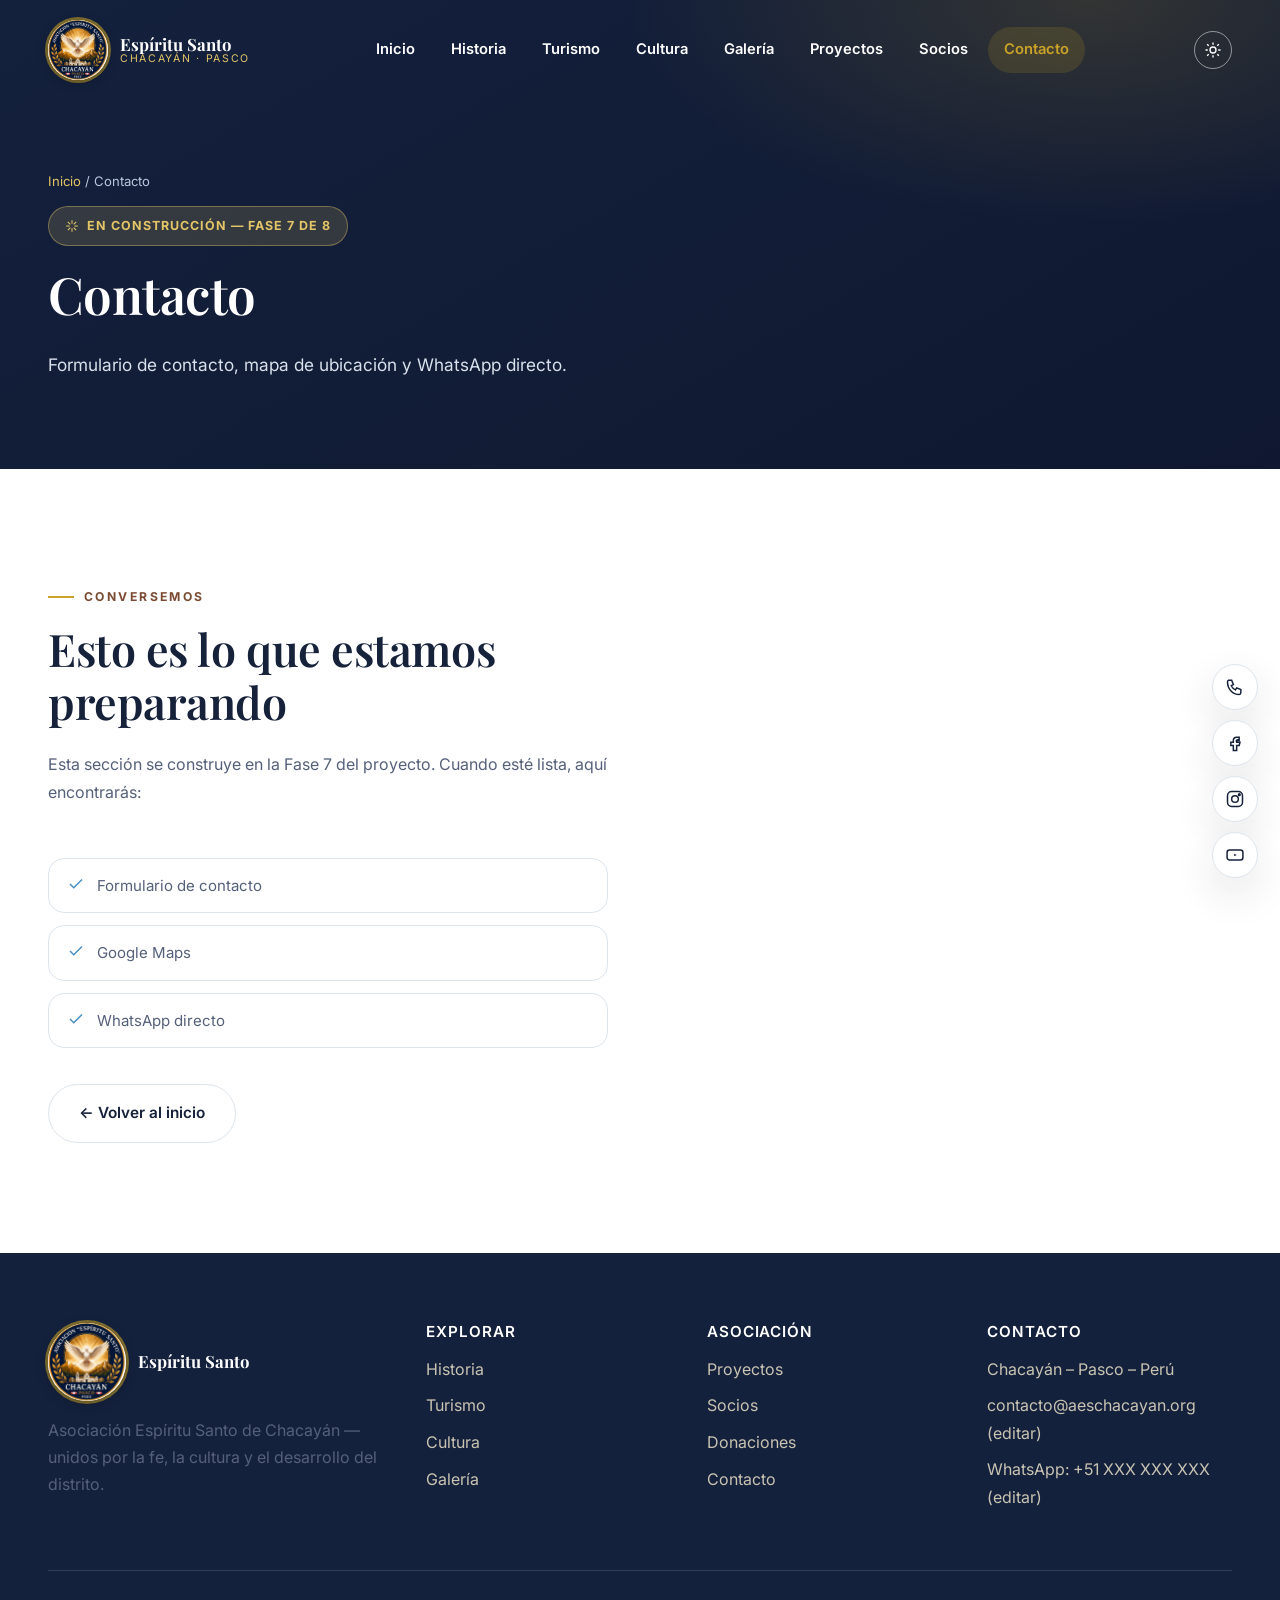
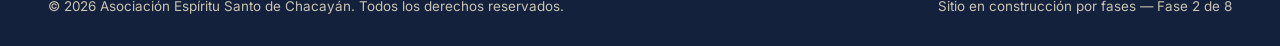
<file: contacto.html>
<!DOCTYPE html>
<html lang="es" data-tema="claro">
<head>
<meta charset="UTF-8">
<meta name="viewport" content="width=device-width, initial-scale=1.0">
<title>Contacto — Asociación Espíritu Santo de Chacayán</title>
<meta name="description" content="Formulario de contacto, mapa de ubicación y WhatsApp directo.">
<link rel="preconnect" href="https://fonts.googleapis.com">
<link rel="preconnect" href="https://fonts.gstatic.com" crossorigin>
<link href="https://fonts.googleapis.com/css2?family=Playfair+Display:wght@500;600;700;800&family=Inter:wght@400;500;600;700&display=swap" rel="stylesheet">
<link rel="stylesheet" href="css/style.css">
<link rel="stylesheet" href="css/animations.css">
<link rel="stylesheet" href="css/responsive.css">
</head>
<body>

<header class="header" id="headerPrincipal">
  <div class="contenedor">
    <a href="index.html" class="marca">
      <span class="emblema-marco">
        <img src="img/logo-asociacion.jpg" alt="Escudo de la Asociación Espíritu Santo de Chacayán">
      </span>
      <span class="texto-marca"><strong>Espíritu Santo</strong><span>Chacayán · Pasco</span></span>
    </a>

    <nav class="nav-principal" id="navPrincipal" aria-label="Navegación principal">
      <a href="index.html">Inicio</a>
      <a href="historia.html">Historia</a>
      <a href="turismo.html">Turismo</a>
      <a href="cultura.html">Cultura</a>
      <a href="galeria.html">Galería</a>
      <a href="proyectos.html">Proyectos</a>
      <a href="socios.html">Socios</a>
      <a href="contacto.html" aria-current="page">Contacto</a>
    </nav>

    <div class="acciones-header">
      <button class="btn-tema" id="btnTema" aria-label="Cambiar a modo oscuro">
        <svg class="icono-sol" viewBox="0 0 24 24" fill="none" stroke="currentColor" stroke-width="1.8"><circle cx="12" cy="12" r="4"/><path d="M12 2v3M12 19v3M4.2 4.2l2.1 2.1M17.7 17.7l2.1 2.1M2 12h3M19 12h3M4.2 19.8l2.1-2.1M17.7 6.3l2.1-2.1"/></svg>
        <svg class="icono-luna" viewBox="0 0 24 24" fill="none" stroke="currentColor" stroke-width="1.8"><path d="M20 14.5A8.5 8.5 0 1 1 9.5 4a7 7 0 0 0 10.5 10.5Z"/></svg>
      </button>
      <button class="btn-menu" id="btnMenu" aria-expanded="false" aria-controls="navPrincipal" aria-label="Abrir menú">
        <span></span><span></span><span></span>
      </button>
    </div>
  </div>
</header>

<section class="banner-pagina">
  <div class="contenedor">
    <p class="migas"><a href="index.html">Inicio</a> / Contacto</p>
    <span class="tira-en-construccion"><svg viewBox="0 0 24 24" fill="none" stroke="currentColor" stroke-width="1.8"><path d="M12 2v6M12 16v6M4.9 4.9l4.2 4.2M14.9 14.9l4.2 4.2M2 12h6M16 12h6M4.9 19.1l4.2-4.2M14.9 9.1l4.2-4.2"/></svg> En construcción — Fase 7 de 8</span>
    <h1 data-reveal>Contacto</h1>
    <p data-reveal>Formulario de contacto, mapa de ubicación y WhatsApp directo.</p>
  </div>
</section>

<section class="seccion" style="background:var(--fondo-alterno)">
  <div class="contenedor">
    <div class="encabezado" data-reveal>
      <span class="eyebrow">Conversemos</span>
      <h2>Esto es lo que estamos preparando</h2>
      <p class="ancho-lectura">Esta sección se construye en la Fase 7 del proyecto. Cuando esté lista, aquí encontrarás:</p>
    </div>
    <ul class="lista-planeada">
      <li><svg viewBox="0 0 24 24" fill="none" stroke="currentColor" stroke-width="2"><path d="M20 6 9 17l-5-5"/></svg><span>Formulario de contacto</span></li>
      <li><svg viewBox="0 0 24 24" fill="none" stroke="currentColor" stroke-width="2"><path d="M20 6 9 17l-5-5"/></svg><span>Google Maps</span></li>
      <li><svg viewBox="0 0 24 24" fill="none" stroke="currentColor" stroke-width="2"><path d="M20 6 9 17l-5-5"/></svg><span>WhatsApp directo</span></li>
    </ul>
    <div style="margin-top:36px">
      <a href="index.html" class="btn btn-fantasma">← Volver al inicio</a>
    </div>
  </div>
</section>

<footer class="pie">
  <div class="contenedor">
    <div class="malla-pie">
      <div>
        <a href="index.html" class="marca" style="margin-bottom:16px">
          <span class="emblema-marco">
            <img src="img/logo-asociacion.jpg" alt="Escudo de la Asociación Espíritu Santo de Chacayán">
          </span>
          <span class="texto-marca"><strong>Espíritu Santo</strong></span>
        </a>
        <p style="max-width:34ch">Asociación Espíritu Santo de Chacayán — unidos por la fe, la cultura y el desarrollo del distrito.</p>
      </div>
      <div>
        <h4>Explorar</h4>
        <ul>
          <li><a href="historia.html">Historia</a></li>
          <li><a href="turismo.html">Turismo</a></li>
          <li><a href="cultura.html">Cultura</a></li>
          <li><a href="galeria.html">Galería</a></li>
        </ul>
      </div>
      <div>
        <h4>Asociación</h4>
        <ul>
          <li><a href="proyectos.html">Proyectos</a></li>
          <li><a href="socios.html">Socios</a></li>
          <li><a href="socios.html#donaciones">Donaciones</a></li>
          <li><a href="contacto.html">Contacto</a></li>
        </ul>
      </div>
      <div>
        <h4>Contacto</h4>
        <ul>
          <li>Chacayán – Pasco – Perú</li>
          <li>contacto@aeschacayan.org (editar)</li>
          <li>WhatsApp: +51 XXX XXX XXX (editar)</li>
        </ul>
      </div>
    </div>
    <div class="pie-inferior">
      <span>© 2026 Asociación Espíritu Santo de Chacayán. Todos los derechos reservados.</span>
      <span>Sitio en construcción por fases — Fase 2 de 8</span>
    </div>
  </div>
</footer>

<!-- ============ ÍCONOS FLOTANTES DE REDES ============ -->
<div class="social-flotante">
  <a href="https://wa.me/51000000000" class="whatsapp" aria-label="WhatsApp" target="_blank" rel="noopener">
    <svg viewBox="0 0 24 24" fill="none" stroke="currentColor" stroke-width="1.8"><path d="M4 4h4l2 5-2.5 1.5a11 11 0 0 0 5 5L14 13l5 2v4a2 2 0 0 1-2 2C9.5 21 3 14.5 3 6a2 2 0 0 1 1-2Z"/></svg>
  </a>
  <a href="https://facebook.com/" aria-label="Facebook" target="_blank" rel="noopener">
    <svg viewBox="0 0 24 24" fill="none" stroke="currentColor" stroke-width="1.8"><path d="M14 9h3V5h-3a4 4 0 0 0-4 4v2H7v4h3v6h4v-6h3l1-4h-4V9a1 1 0 0 1 1-1Z"/></svg>
  </a>
  <a href="https://instagram.com/" aria-label="Instagram" target="_blank" rel="noopener">
    <svg viewBox="0 0 24 24" fill="none" stroke="currentColor" stroke-width="1.8"><rect x="3" y="3" width="18" height="18" rx="5"/><circle cx="12" cy="12" r="4"/><circle cx="17.2" cy="6.8" r="1"/></svg>
  </a>
  <a href="https://youtube.com/" aria-label="YouTube" target="_blank" rel="noopener">
    <svg viewBox="0 0 24 24" fill="none" stroke="currentColor" stroke-width="1.8"><rect x="2.5" y="6" width="19" height="12" rx="3"/><path d="M11 10.5v3l3-1.5Z" fill="currentColor" stroke="none"/></svg>
  </a>
</div>

<!-- ============ MODAL DE VIDEO ============ -->
<div class="modal-video" id="modalVideo">
  <div class="caja"></div>
</div>

<script src="js/main.js"></script>
<script src="js/counter.js"></script>
</body>
</html>
</file>
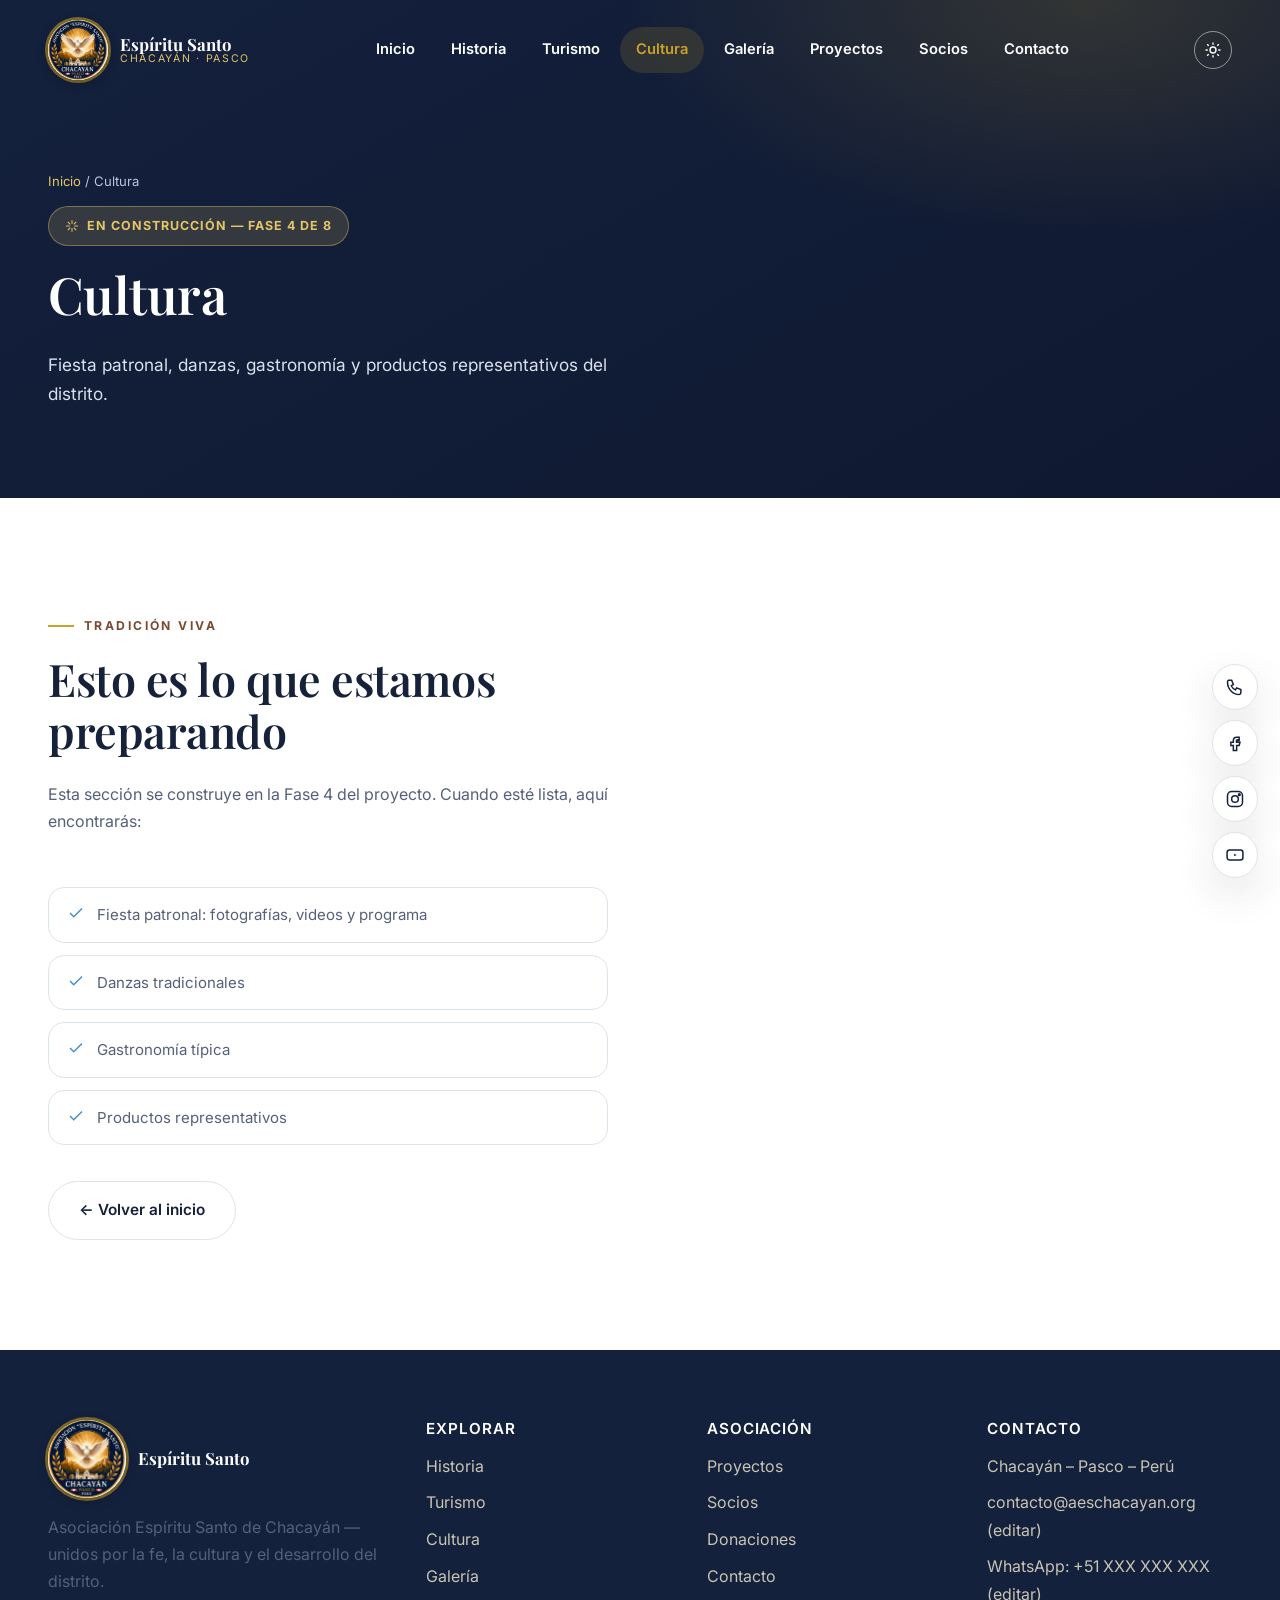
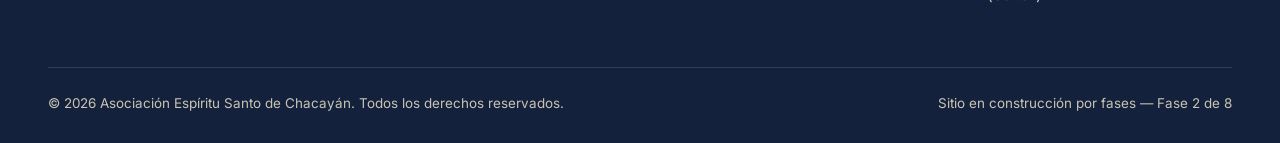
<file: cultura.html>
<!DOCTYPE html>
<html lang="es" data-tema="claro">
<head>
<meta charset="UTF-8">
<meta name="viewport" content="width=device-width, initial-scale=1.0">
<title>Cultura — Asociación Espíritu Santo de Chacayán</title>
<meta name="description" content="Fiesta patronal, danzas, gastronomía y productos representativos del distrito.">
<link rel="preconnect" href="https://fonts.googleapis.com">
<link rel="preconnect" href="https://fonts.gstatic.com" crossorigin>
<link href="https://fonts.googleapis.com/css2?family=Playfair+Display:wght@500;600;700;800&family=Inter:wght@400;500;600;700&display=swap" rel="stylesheet">
<link rel="stylesheet" href="css/style.css">
<link rel="stylesheet" href="css/animations.css">
<link rel="stylesheet" href="css/responsive.css">
</head>
<body>

<header class="header" id="headerPrincipal">
  <div class="contenedor">
    <a href="index.html" class="marca">
      <span class="emblema-marco">
        <img src="img/logo-asociacion.jpg" alt="Escudo de la Asociación Espíritu Santo de Chacayán">
      </span>
      <span class="texto-marca"><strong>Espíritu Santo</strong><span>Chacayán · Pasco</span></span>
    </a>

    <nav class="nav-principal" id="navPrincipal" aria-label="Navegación principal">
      <a href="index.html">Inicio</a>
      <a href="historia.html">Historia</a>
      <a href="turismo.html">Turismo</a>
      <a href="cultura.html" aria-current="page">Cultura</a>
      <a href="galeria.html">Galería</a>
      <a href="proyectos.html">Proyectos</a>
      <a href="socios.html">Socios</a>
      <a href="contacto.html">Contacto</a>
    </nav>

    <div class="acciones-header">
      <button class="btn-tema" id="btnTema" aria-label="Cambiar a modo oscuro">
        <svg class="icono-sol" viewBox="0 0 24 24" fill="none" stroke="currentColor" stroke-width="1.8"><circle cx="12" cy="12" r="4"/><path d="M12 2v3M12 19v3M4.2 4.2l2.1 2.1M17.7 17.7l2.1 2.1M2 12h3M19 12h3M4.2 19.8l2.1-2.1M17.7 6.3l2.1-2.1"/></svg>
        <svg class="icono-luna" viewBox="0 0 24 24" fill="none" stroke="currentColor" stroke-width="1.8"><path d="M20 14.5A8.5 8.5 0 1 1 9.5 4a7 7 0 0 0 10.5 10.5Z"/></svg>
      </button>
      <button class="btn-menu" id="btnMenu" aria-expanded="false" aria-controls="navPrincipal" aria-label="Abrir menú">
        <span></span><span></span><span></span>
      </button>
    </div>
  </div>
</header>

<section class="banner-pagina">
  <div class="contenedor">
    <p class="migas"><a href="index.html">Inicio</a> / Cultura</p>
    <span class="tira-en-construccion"><svg viewBox="0 0 24 24" fill="none" stroke="currentColor" stroke-width="1.8"><path d="M12 2v6M12 16v6M4.9 4.9l4.2 4.2M14.9 14.9l4.2 4.2M2 12h6M16 12h6M4.9 19.1l4.2-4.2M14.9 9.1l4.2-4.2"/></svg> En construcción — Fase 4 de 8</span>
    <h1 data-reveal>Cultura</h1>
    <p data-reveal>Fiesta patronal, danzas, gastronomía y productos representativos del distrito.</p>
  </div>
</section>

<section class="seccion" style="background:var(--fondo-alterno)">
  <div class="contenedor">
    <div class="encabezado" data-reveal>
      <span class="eyebrow">Tradición viva</span>
      <h2>Esto es lo que estamos preparando</h2>
      <p class="ancho-lectura">Esta sección se construye en la Fase 4 del proyecto. Cuando esté lista, aquí encontrarás:</p>
    </div>
    <ul class="lista-planeada">
      <li><svg viewBox="0 0 24 24" fill="none" stroke="currentColor" stroke-width="2"><path d="M20 6 9 17l-5-5"/></svg><span>Fiesta patronal: fotografías, videos y programa</span></li>
      <li><svg viewBox="0 0 24 24" fill="none" stroke="currentColor" stroke-width="2"><path d="M20 6 9 17l-5-5"/></svg><span>Danzas tradicionales</span></li>
      <li><svg viewBox="0 0 24 24" fill="none" stroke="currentColor" stroke-width="2"><path d="M20 6 9 17l-5-5"/></svg><span>Gastronomía típica</span></li>
      <li><svg viewBox="0 0 24 24" fill="none" stroke="currentColor" stroke-width="2"><path d="M20 6 9 17l-5-5"/></svg><span>Productos representativos</span></li>
    </ul>
    <div style="margin-top:36px">
      <a href="index.html" class="btn btn-fantasma">← Volver al inicio</a>
    </div>
  </div>
</section>

<footer class="pie">
  <div class="contenedor">
    <div class="malla-pie">
      <div>
        <a href="index.html" class="marca" style="margin-bottom:16px">
          <span class="emblema-marco">
            <img src="img/logo-asociacion.jpg" alt="Escudo de la Asociación Espíritu Santo de Chacayán">
          </span>
          <span class="texto-marca"><strong>Espíritu Santo</strong></span>
        </a>
        <p style="max-width:34ch">Asociación Espíritu Santo de Chacayán — unidos por la fe, la cultura y el desarrollo del distrito.</p>
      </div>
      <div>
        <h4>Explorar</h4>
        <ul>
          <li><a href="historia.html">Historia</a></li>
          <li><a href="turismo.html">Turismo</a></li>
          <li><a href="cultura.html">Cultura</a></li>
          <li><a href="galeria.html">Galería</a></li>
        </ul>
      </div>
      <div>
        <h4>Asociación</h4>
        <ul>
          <li><a href="proyectos.html">Proyectos</a></li>
          <li><a href="socios.html">Socios</a></li>
          <li><a href="socios.html#donaciones">Donaciones</a></li>
          <li><a href="contacto.html">Contacto</a></li>
        </ul>
      </div>
      <div>
        <h4>Contacto</h4>
        <ul>
          <li>Chacayán – Pasco – Perú</li>
          <li>contacto@aeschacayan.org (editar)</li>
          <li>WhatsApp: +51 XXX XXX XXX (editar)</li>
        </ul>
      </div>
    </div>
    <div class="pie-inferior">
      <span>© 2026 Asociación Espíritu Santo de Chacayán. Todos los derechos reservados.</span>
      <span>Sitio en construcción por fases — Fase 2 de 8</span>
    </div>
  </div>
</footer>

<!-- ============ ÍCONOS FLOTANTES DE REDES ============ -->
<div class="social-flotante">
  <a href="https://wa.me/51000000000" class="whatsapp" aria-label="WhatsApp" target="_blank" rel="noopener">
    <svg viewBox="0 0 24 24" fill="none" stroke="currentColor" stroke-width="1.8"><path d="M4 4h4l2 5-2.5 1.5a11 11 0 0 0 5 5L14 13l5 2v4a2 2 0 0 1-2 2C9.5 21 3 14.5 3 6a2 2 0 0 1 1-2Z"/></svg>
  </a>
  <a href="https://facebook.com/" aria-label="Facebook" target="_blank" rel="noopener">
    <svg viewBox="0 0 24 24" fill="none" stroke="currentColor" stroke-width="1.8"><path d="M14 9h3V5h-3a4 4 0 0 0-4 4v2H7v4h3v6h4v-6h3l1-4h-4V9a1 1 0 0 1 1-1Z"/></svg>
  </a>
  <a href="https://instagram.com/" aria-label="Instagram" target="_blank" rel="noopener">
    <svg viewBox="0 0 24 24" fill="none" stroke="currentColor" stroke-width="1.8"><rect x="3" y="3" width="18" height="18" rx="5"/><circle cx="12" cy="12" r="4"/><circle cx="17.2" cy="6.8" r="1"/></svg>
  </a>
  <a href="https://youtube.com/" aria-label="YouTube" target="_blank" rel="noopener">
    <svg viewBox="0 0 24 24" fill="none" stroke="currentColor" stroke-width="1.8"><rect x="2.5" y="6" width="19" height="12" rx="3"/><path d="M11 10.5v3l3-1.5Z" fill="currentColor" stroke="none"/></svg>
  </a>
</div>

<!-- ============ MODAL DE VIDEO ============ -->
<div class="modal-video" id="modalVideo">
  <div class="caja"></div>
</div>

<script src="js/main.js"></script>
<script src="js/counter.js"></script>
</body>
</html>
</file>
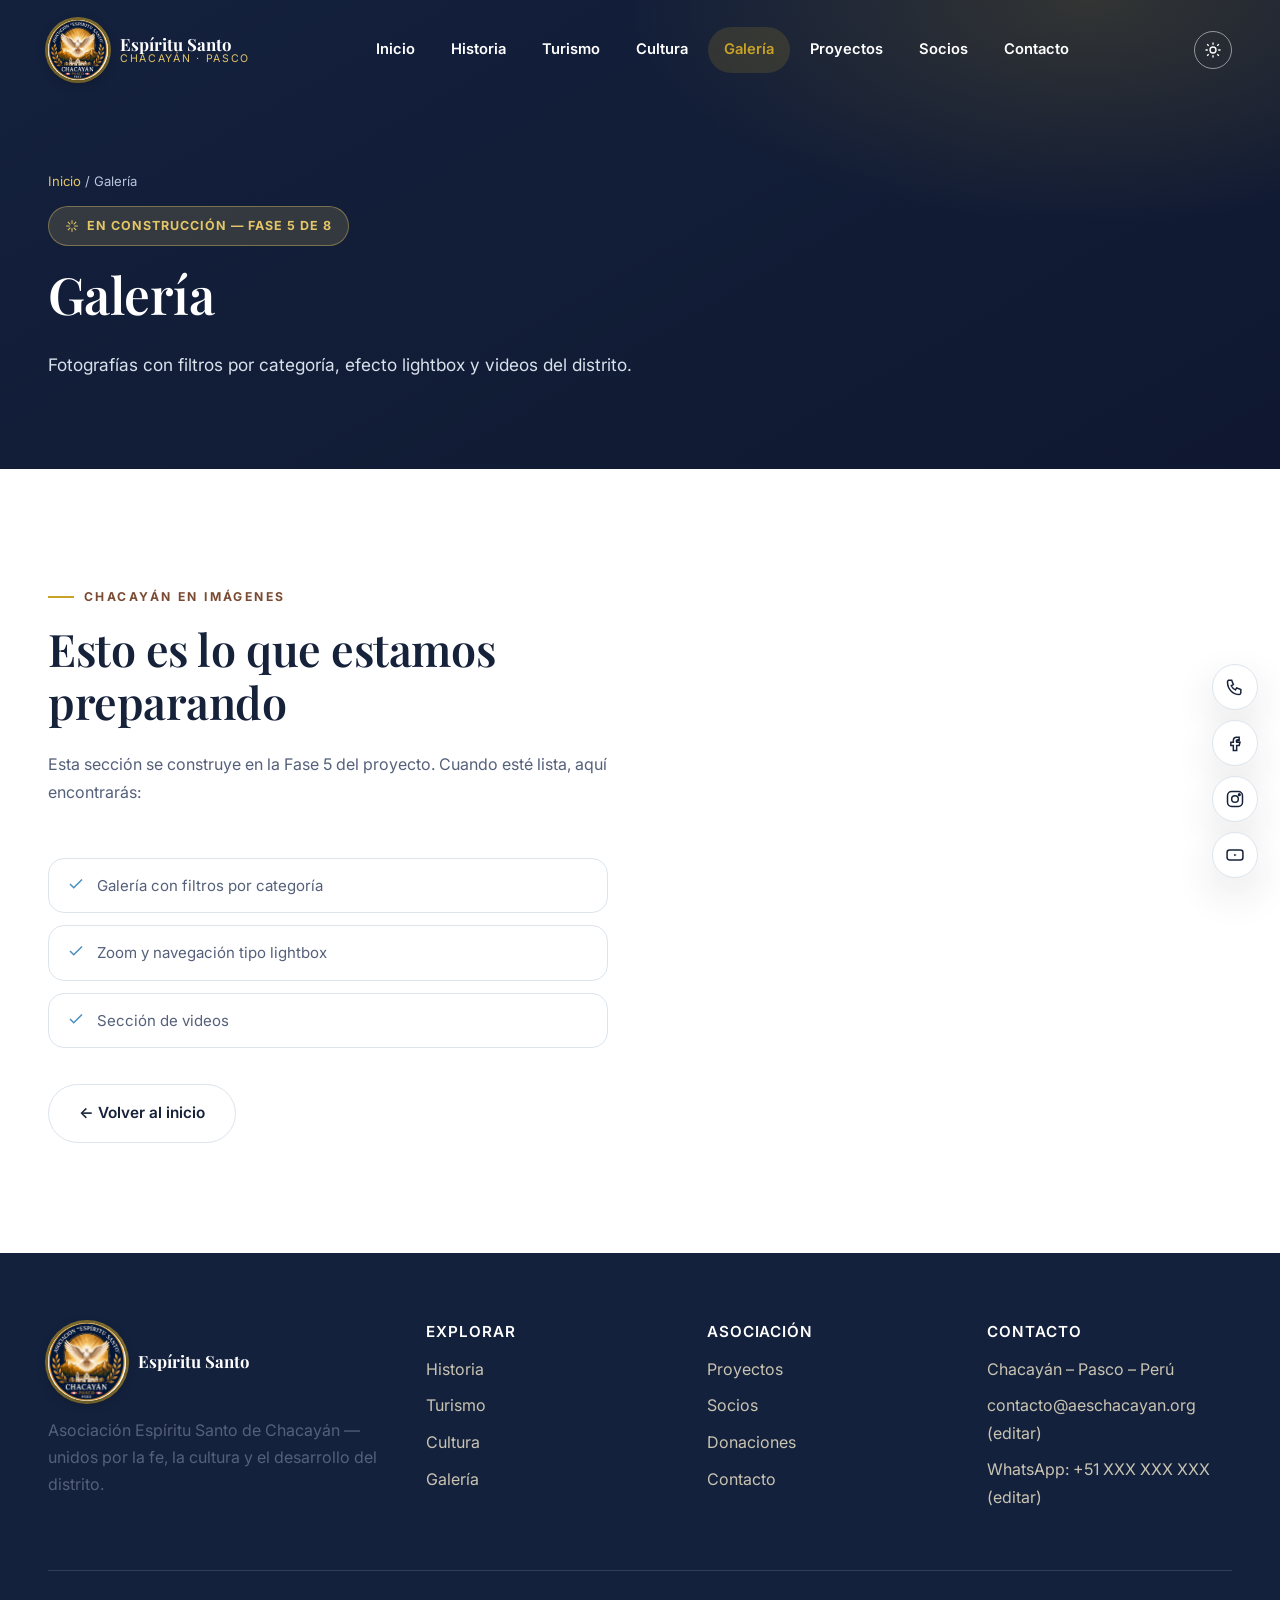
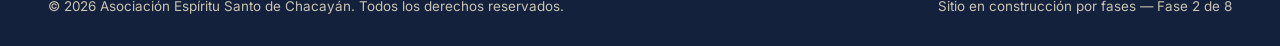
<file: galeria.html>
<!DOCTYPE html>
<html lang="es" data-tema="claro">
<head>
<meta charset="UTF-8">
<meta name="viewport" content="width=device-width, initial-scale=1.0">
<title>Galería — Asociación Espíritu Santo de Chacayán</title>
<meta name="description" content="Fotografías con filtros por categoría, efecto lightbox y videos del distrito.">
<link rel="preconnect" href="https://fonts.googleapis.com">
<link rel="preconnect" href="https://fonts.gstatic.com" crossorigin>
<link href="https://fonts.googleapis.com/css2?family=Playfair+Display:wght@500;600;700;800&family=Inter:wght@400;500;600;700&display=swap" rel="stylesheet">
<link rel="stylesheet" href="css/style.css">
<link rel="stylesheet" href="css/animations.css">
<link rel="stylesheet" href="css/responsive.css">
</head>
<body>

<header class="header" id="headerPrincipal">
  <div class="contenedor">
    <a href="index.html" class="marca">
      <span class="emblema-marco">
        <img src="img/logo-asociacion.jpg" alt="Escudo de la Asociación Espíritu Santo de Chacayán">
      </span>
      <span class="texto-marca"><strong>Espíritu Santo</strong><span>Chacayán · Pasco</span></span>
    </a>

    <nav class="nav-principal" id="navPrincipal" aria-label="Navegación principal">
      <a href="index.html">Inicio</a>
      <a href="historia.html">Historia</a>
      <a href="turismo.html">Turismo</a>
      <a href="cultura.html">Cultura</a>
      <a href="galeria.html" aria-current="page">Galería</a>
      <a href="proyectos.html">Proyectos</a>
      <a href="socios.html">Socios</a>
      <a href="contacto.html">Contacto</a>
    </nav>

    <div class="acciones-header">
      <button class="btn-tema" id="btnTema" aria-label="Cambiar a modo oscuro">
        <svg class="icono-sol" viewBox="0 0 24 24" fill="none" stroke="currentColor" stroke-width="1.8"><circle cx="12" cy="12" r="4"/><path d="M12 2v3M12 19v3M4.2 4.2l2.1 2.1M17.7 17.7l2.1 2.1M2 12h3M19 12h3M4.2 19.8l2.1-2.1M17.7 6.3l2.1-2.1"/></svg>
        <svg class="icono-luna" viewBox="0 0 24 24" fill="none" stroke="currentColor" stroke-width="1.8"><path d="M20 14.5A8.5 8.5 0 1 1 9.5 4a7 7 0 0 0 10.5 10.5Z"/></svg>
      </button>
      <button class="btn-menu" id="btnMenu" aria-expanded="false" aria-controls="navPrincipal" aria-label="Abrir menú">
        <span></span><span></span><span></span>
      </button>
    </div>
  </div>
</header>

<section class="banner-pagina">
  <div class="contenedor">
    <p class="migas"><a href="index.html">Inicio</a> / Galería</p>
    <span class="tira-en-construccion"><svg viewBox="0 0 24 24" fill="none" stroke="currentColor" stroke-width="1.8"><path d="M12 2v6M12 16v6M4.9 4.9l4.2 4.2M14.9 14.9l4.2 4.2M2 12h6M16 12h6M4.9 19.1l4.2-4.2M14.9 9.1l4.2-4.2"/></svg> En construcción — Fase 5 de 8</span>
    <h1 data-reveal>Galería</h1>
    <p data-reveal>Fotografías con filtros por categoría, efecto lightbox y videos del distrito.</p>
  </div>
</section>

<section class="seccion" style="background:var(--fondo-alterno)">
  <div class="contenedor">
    <div class="encabezado" data-reveal>
      <span class="eyebrow">Chacayán en imágenes</span>
      <h2>Esto es lo que estamos preparando</h2>
      <p class="ancho-lectura">Esta sección se construye en la Fase 5 del proyecto. Cuando esté lista, aquí encontrarás:</p>
    </div>
    <ul class="lista-planeada">
      <li><svg viewBox="0 0 24 24" fill="none" stroke="currentColor" stroke-width="2"><path d="M20 6 9 17l-5-5"/></svg><span>Galería con filtros por categoría</span></li>
      <li><svg viewBox="0 0 24 24" fill="none" stroke="currentColor" stroke-width="2"><path d="M20 6 9 17l-5-5"/></svg><span>Zoom y navegación tipo lightbox</span></li>
      <li><svg viewBox="0 0 24 24" fill="none" stroke="currentColor" stroke-width="2"><path d="M20 6 9 17l-5-5"/></svg><span>Sección de videos</span></li>
    </ul>
    <div style="margin-top:36px">
      <a href="index.html" class="btn btn-fantasma">← Volver al inicio</a>
    </div>
  </div>
</section>

<footer class="pie">
  <div class="contenedor">
    <div class="malla-pie">
      <div>
        <a href="index.html" class="marca" style="margin-bottom:16px">
          <span class="emblema-marco">
            <img src="img/logo-asociacion.jpg" alt="Escudo de la Asociación Espíritu Santo de Chacayán">
          </span>
          <span class="texto-marca"><strong>Espíritu Santo</strong></span>
        </a>
        <p style="max-width:34ch">Asociación Espíritu Santo de Chacayán — unidos por la fe, la cultura y el desarrollo del distrito.</p>
      </div>
      <div>
        <h4>Explorar</h4>
        <ul>
          <li><a href="historia.html">Historia</a></li>
          <li><a href="turismo.html">Turismo</a></li>
          <li><a href="cultura.html">Cultura</a></li>
          <li><a href="galeria.html">Galería</a></li>
        </ul>
      </div>
      <div>
        <h4>Asociación</h4>
        <ul>
          <li><a href="proyectos.html">Proyectos</a></li>
          <li><a href="socios.html">Socios</a></li>
          <li><a href="socios.html#donaciones">Donaciones</a></li>
          <li><a href="contacto.html">Contacto</a></li>
        </ul>
      </div>
      <div>
        <h4>Contacto</h4>
        <ul>
          <li>Chacayán – Pasco – Perú</li>
          <li>contacto@aeschacayan.org (editar)</li>
          <li>WhatsApp: +51 XXX XXX XXX (editar)</li>
        </ul>
      </div>
    </div>
    <div class="pie-inferior">
      <span>© 2026 Asociación Espíritu Santo de Chacayán. Todos los derechos reservados.</span>
      <span>Sitio en construcción por fases — Fase 2 de 8</span>
    </div>
  </div>
</footer>

<!-- ============ ÍCONOS FLOTANTES DE REDES ============ -->
<div class="social-flotante">
  <a href="https://wa.me/51000000000" class="whatsapp" aria-label="WhatsApp" target="_blank" rel="noopener">
    <svg viewBox="0 0 24 24" fill="none" stroke="currentColor" stroke-width="1.8"><path d="M4 4h4l2 5-2.5 1.5a11 11 0 0 0 5 5L14 13l5 2v4a2 2 0 0 1-2 2C9.5 21 3 14.5 3 6a2 2 0 0 1 1-2Z"/></svg>
  </a>
  <a href="https://facebook.com/" aria-label="Facebook" target="_blank" rel="noopener">
    <svg viewBox="0 0 24 24" fill="none" stroke="currentColor" stroke-width="1.8"><path d="M14 9h3V5h-3a4 4 0 0 0-4 4v2H7v4h3v6h4v-6h3l1-4h-4V9a1 1 0 0 1 1-1Z"/></svg>
  </a>
  <a href="https://instagram.com/" aria-label="Instagram" target="_blank" rel="noopener">
    <svg viewBox="0 0 24 24" fill="none" stroke="currentColor" stroke-width="1.8"><rect x="3" y="3" width="18" height="18" rx="5"/><circle cx="12" cy="12" r="4"/><circle cx="17.2" cy="6.8" r="1"/></svg>
  </a>
  <a href="https://youtube.com/" aria-label="YouTube" target="_blank" rel="noopener">
    <svg viewBox="0 0 24 24" fill="none" stroke="currentColor" stroke-width="1.8"><rect x="2.5" y="6" width="19" height="12" rx="3"/><path d="M11 10.5v3l3-1.5Z" fill="currentColor" stroke="none"/></svg>
  </a>
</div>

<!-- ============ MODAL DE VIDEO ============ -->
<div class="modal-video" id="modalVideo">
  <div class="caja"></div>
</div>

<script src="js/main.js"></script>
<script src="js/counter.js"></script>
</body>
</html>
</file>
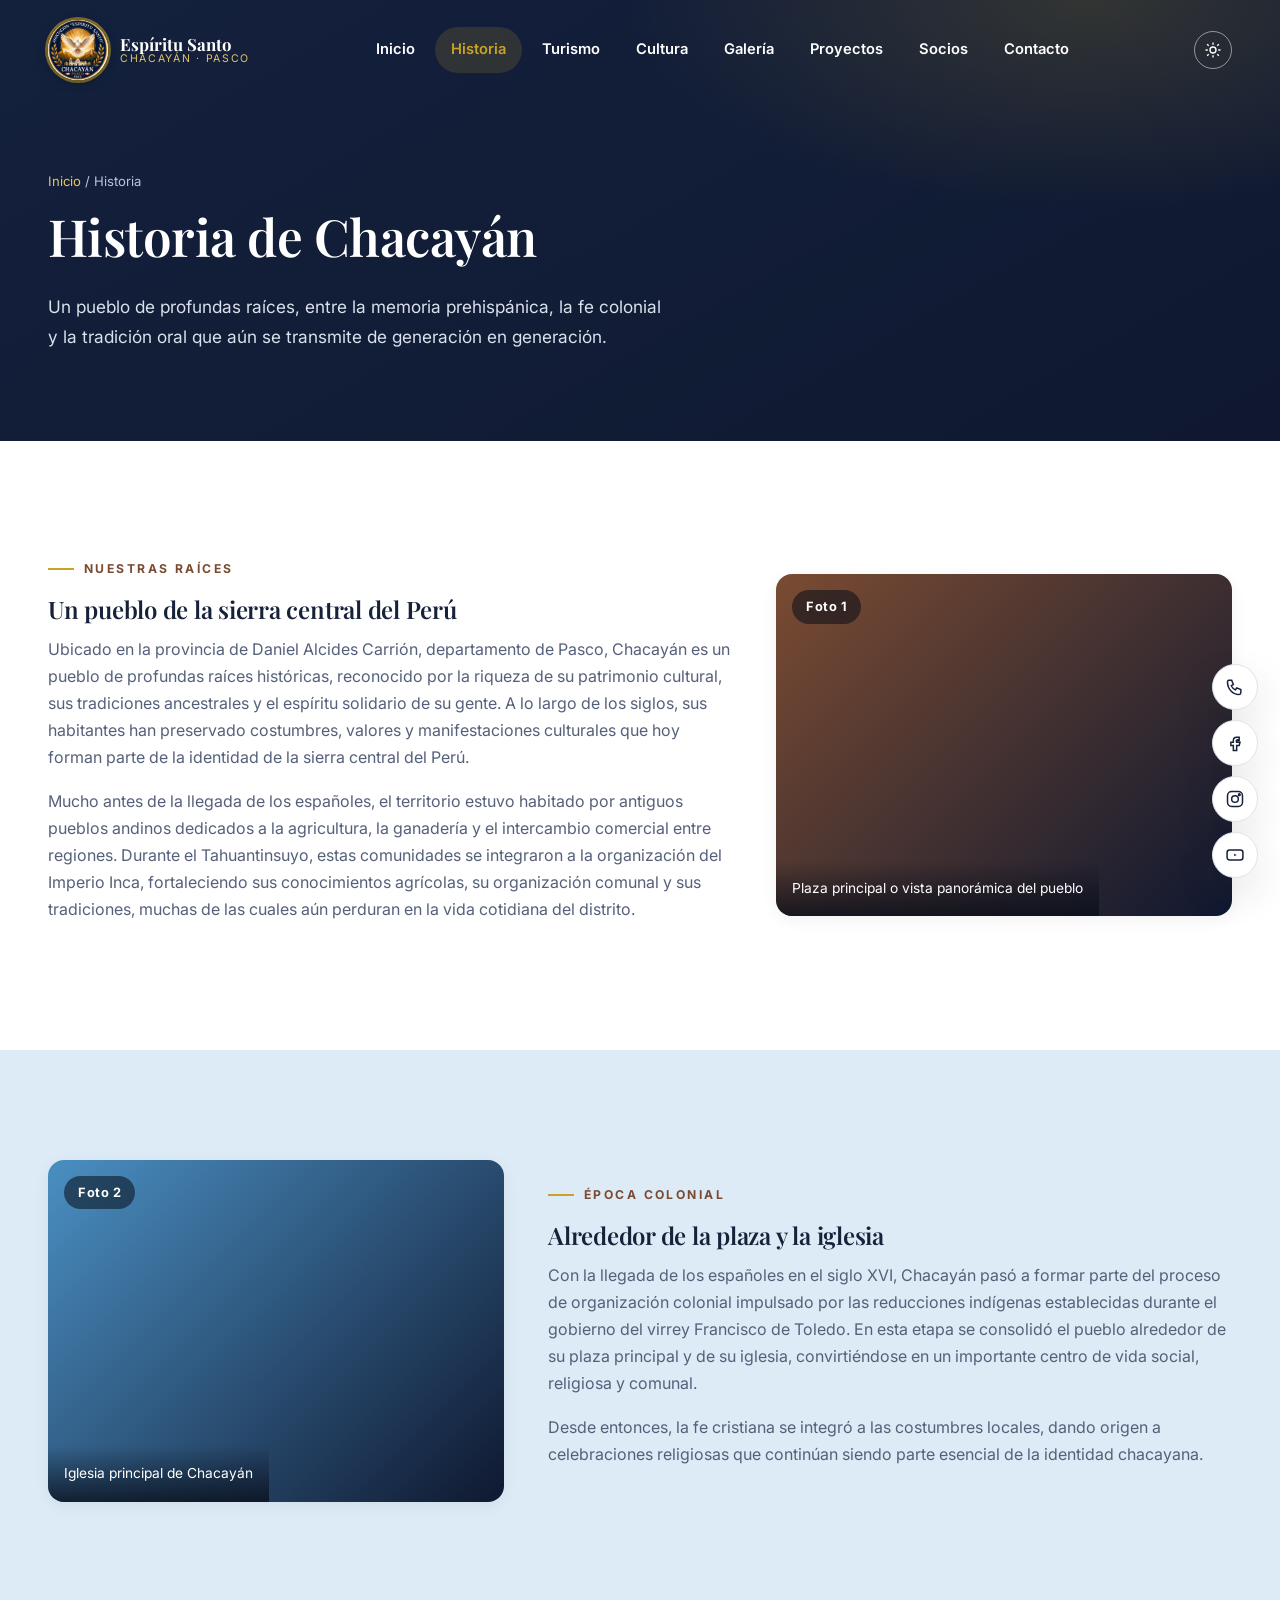
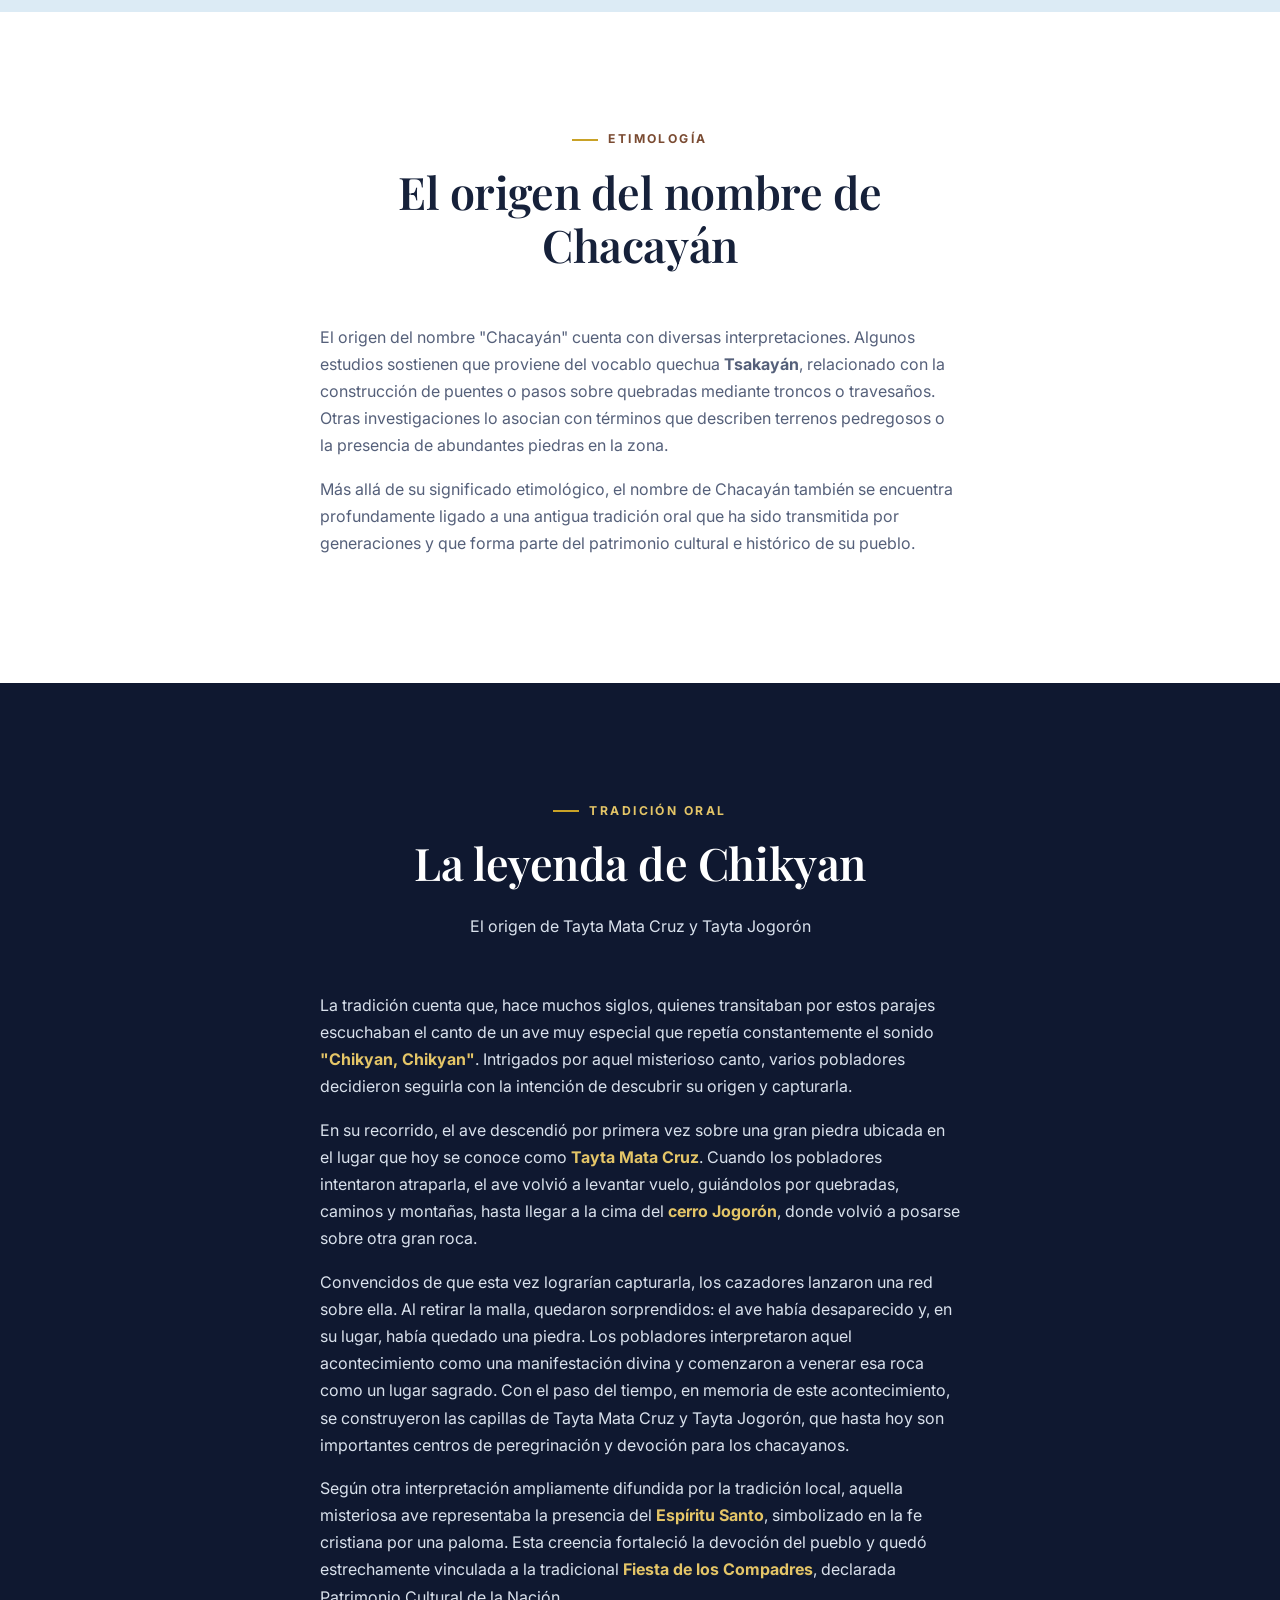
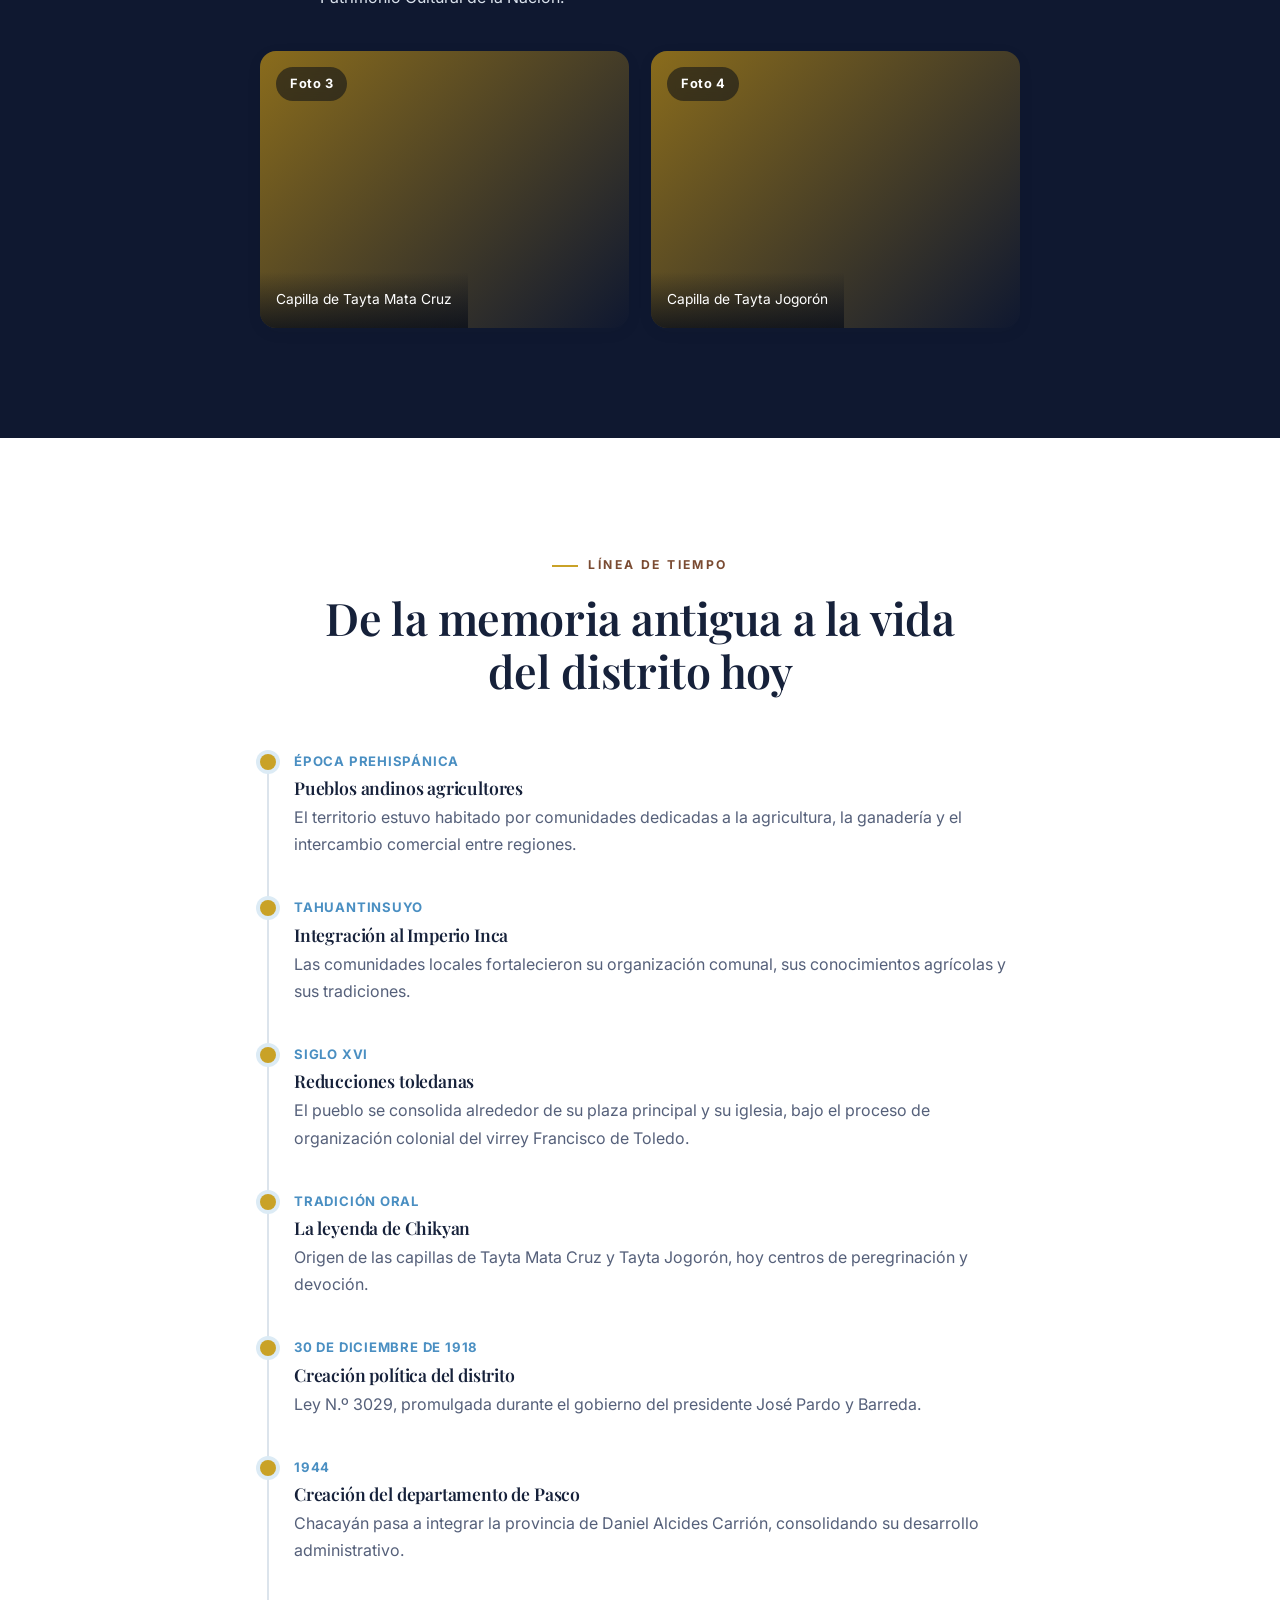
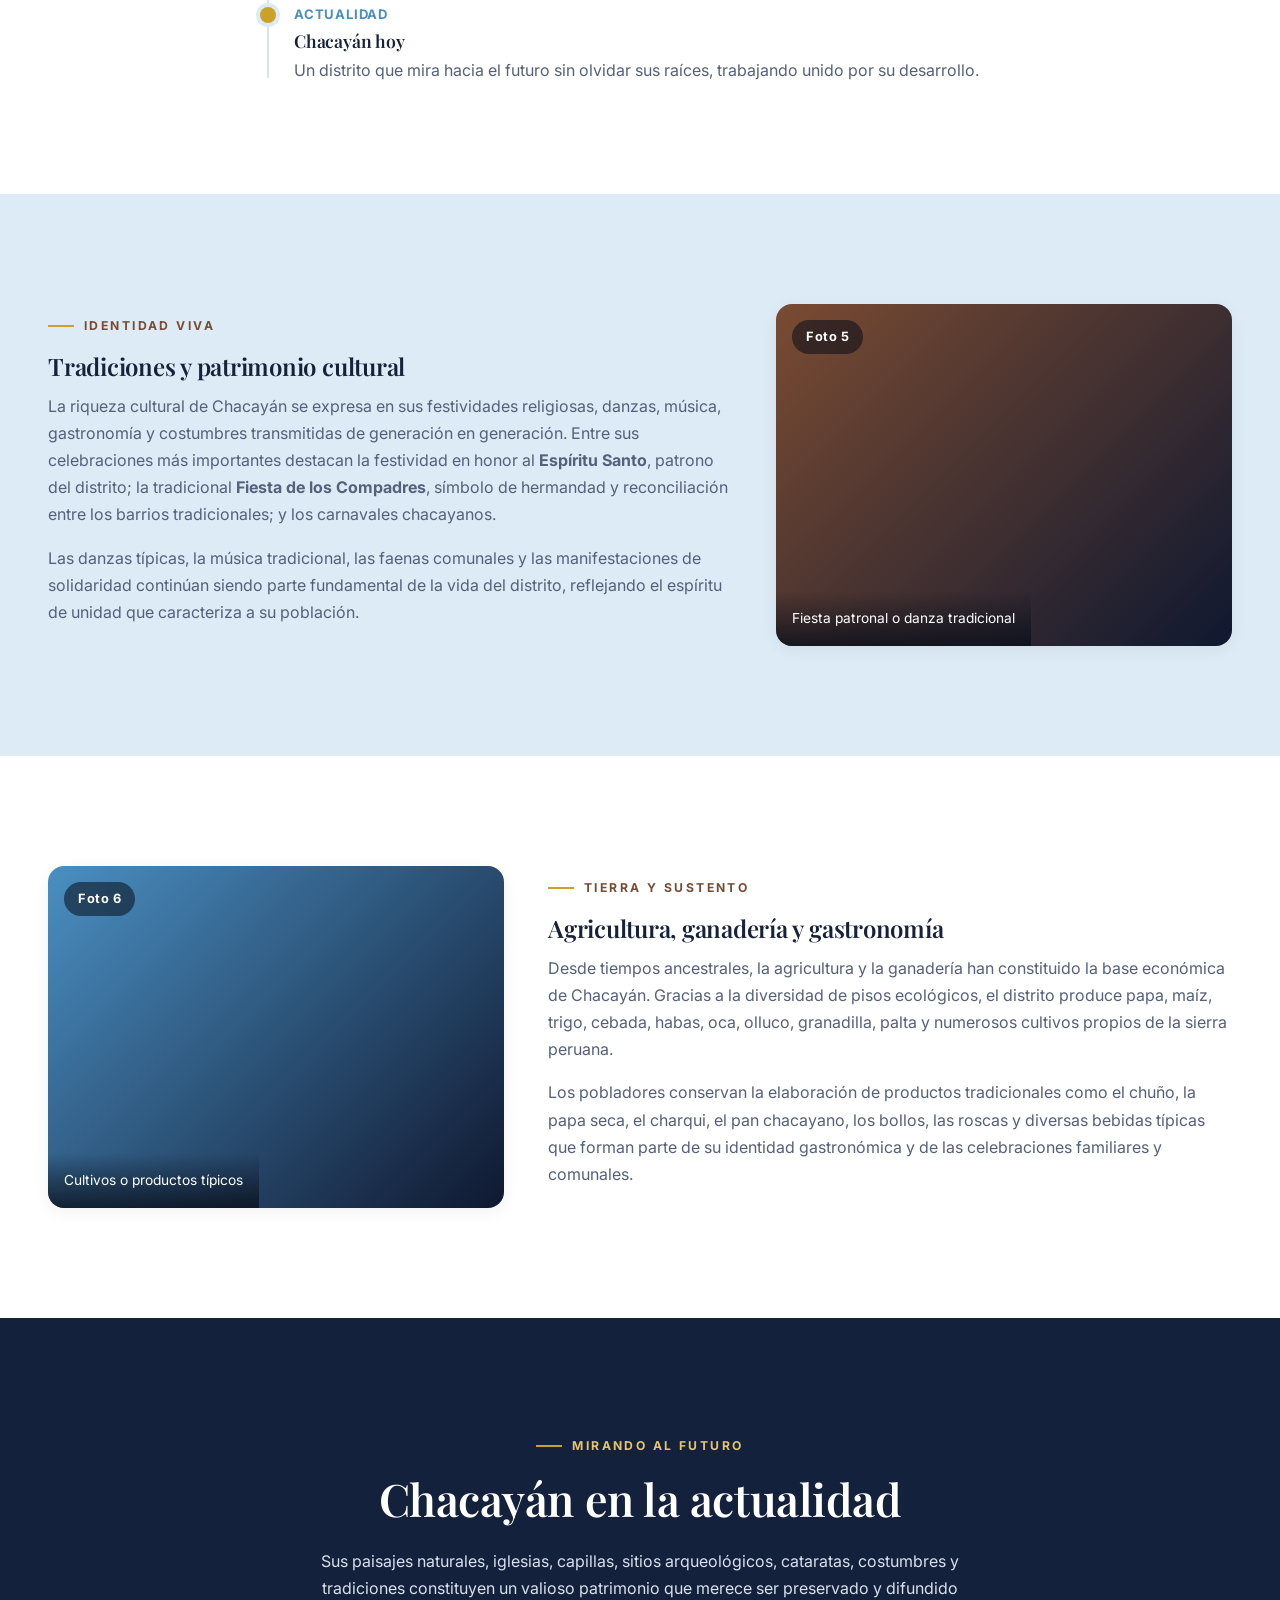
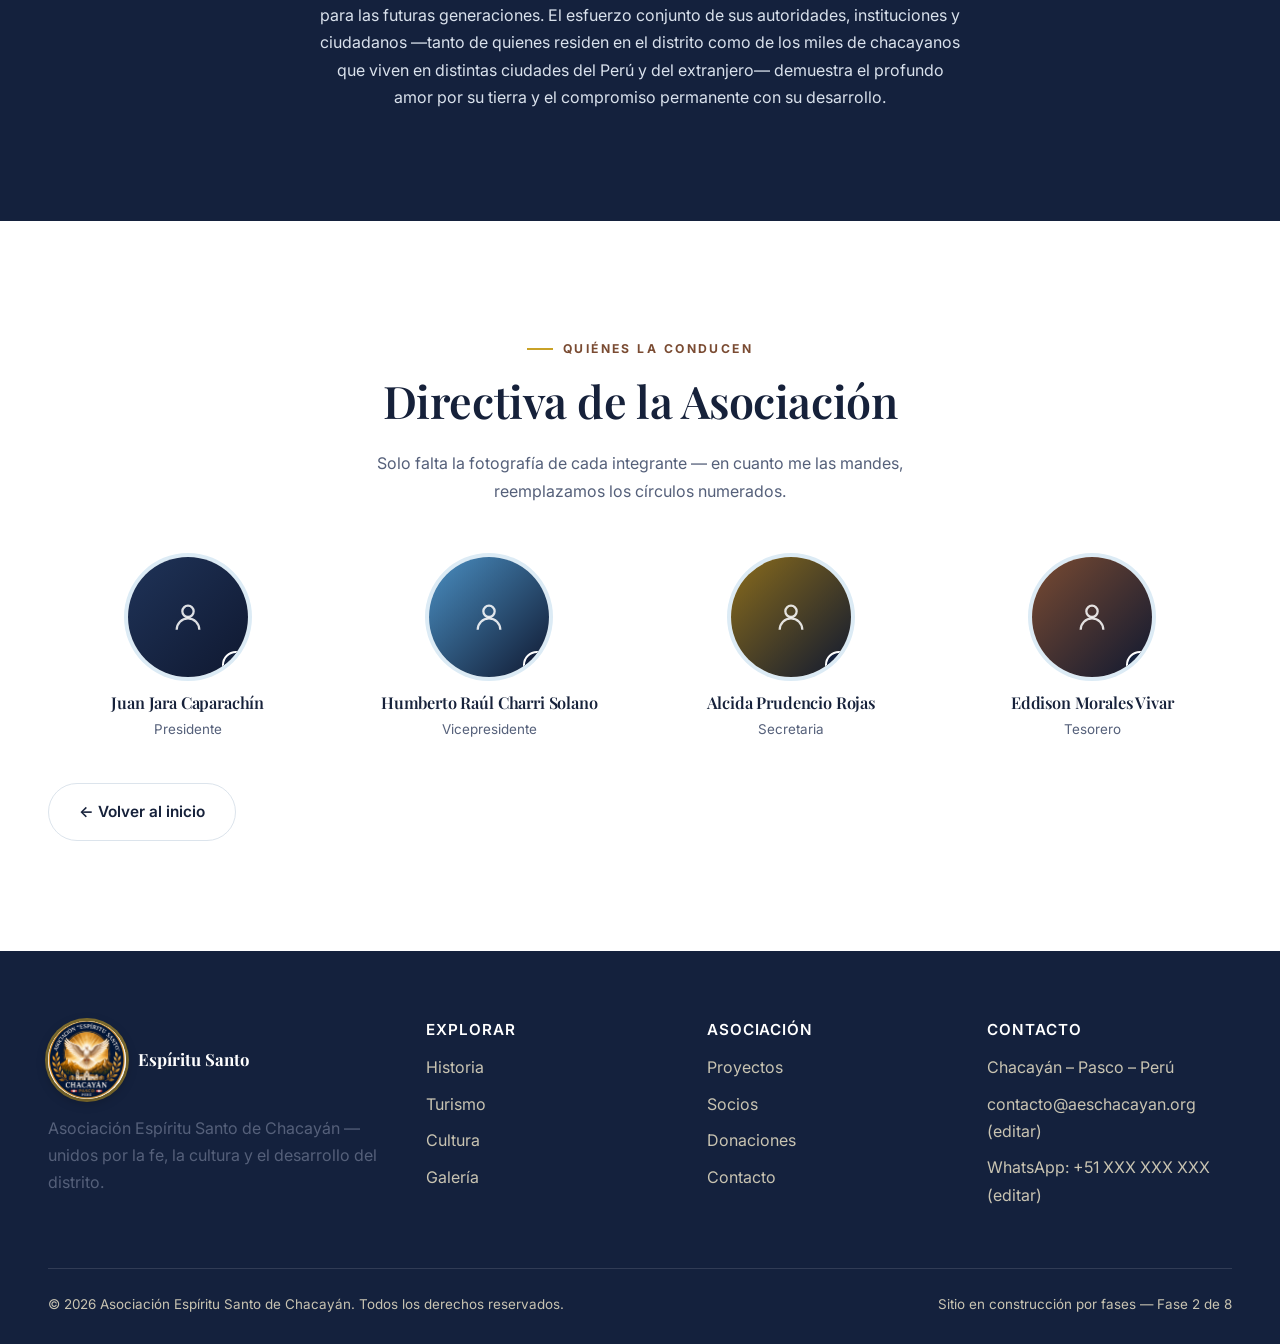
<file: historia.html>
<!DOCTYPE html>
<html lang="es" data-tema="claro">
<head>
<meta charset="UTF-8">
<meta name="viewport" content="width=device-width, initial-scale=1.0">
<title>Historia — Asociación Espíritu Santo de Chacayán</title>
<meta name="description" content="El origen del distrito, su línea de tiempo y la Directiva de la Asociación.">
<link rel="preconnect" href="https://fonts.googleapis.com">
<link rel="preconnect" href="https://fonts.gstatic.com" crossorigin>
<link href="https://fonts.googleapis.com/css2?family=Playfair+Display:wght@500;600;700;800&family=Inter:wght@400;500;600;700&display=swap" rel="stylesheet">
<link rel="stylesheet" href="css/style.css">
<link rel="stylesheet" href="css/animations.css">
<link rel="stylesheet" href="css/responsive.css">
</head>
<body>

<header class="header" id="headerPrincipal">
  <div class="contenedor">
    <a href="index.html" class="marca">
      <span class="emblema-marco">
        <img src="img/logo-asociacion.jpg" alt="Escudo de la Asociación Espíritu Santo de Chacayán">
      </span>
      <span class="texto-marca"><strong>Espíritu Santo</strong><span>Chacayán · Pasco</span></span>
    </a>

    <nav class="nav-principal" id="navPrincipal" aria-label="Navegación principal">
      <a href="index.html">Inicio</a>
      <a href="historia.html" aria-current="page">Historia</a>
      <a href="turismo.html">Turismo</a>
      <a href="cultura.html">Cultura</a>
      <a href="galeria.html">Galería</a>
      <a href="proyectos.html">Proyectos</a>
      <a href="socios.html">Socios</a>
      <a href="contacto.html">Contacto</a>
    </nav>

    <div class="acciones-header">
      <button class="btn-tema" id="btnTema" aria-label="Cambiar a modo oscuro">
        <svg class="icono-sol" viewBox="0 0 24 24" fill="none" stroke="currentColor" stroke-width="1.8"><circle cx="12" cy="12" r="4"/><path d="M12 2v3M12 19v3M4.2 4.2l2.1 2.1M17.7 17.7l2.1 2.1M2 12h3M19 12h3M4.2 19.8l2.1-2.1M17.7 6.3l2.1-2.1"/></svg>
        <svg class="icono-luna" viewBox="0 0 24 24" fill="none" stroke="currentColor" stroke-width="1.8"><path d="M20 14.5A8.5 8.5 0 1 1 9.5 4a7 7 0 0 0 10.5 10.5Z"/></svg>
      </button>
      <button class="btn-menu" id="btnMenu" aria-expanded="false" aria-controls="navPrincipal" aria-label="Abrir menú">
        <span></span><span></span><span></span>
      </button>
    </div>
  </div>
</header>

<section class="banner-pagina">
  <div class="contenedor">
    <p class="migas"><a href="index.html">Inicio</a> / Historia</p>
    <h1 data-reveal>Historia de Chacayán</h1>
    <p data-reveal>Un pueblo de profundas raíces, entre la memoria prehispánica, la fe colonial y la tradición oral que aún se transmite de generación en generación.</p>
  </div>
</section>

<!-- ============ INTRODUCCIÓN ============ -->
<section class="seccion" style="background:var(--fondo-alterno)">
  <div class="contenedor">
    <div style="display:grid;grid-template-columns:1.2fr .8fr;gap:44px;align-items:center">
      <div data-reveal>
        <span class="eyebrow">Nuestras raíces</span>
        <h2>Un pueblo de la sierra central del Perú</h2>
        <p>Ubicado en la provincia de Daniel Alcides Carrión, departamento de Pasco, Chacayán es un pueblo de profundas raíces históricas, reconocido por la riqueza de su patrimonio cultural, sus tradiciones ancestrales y el espíritu solidario de su gente. A lo largo de los siglos, sus habitantes han preservado costumbres, valores y manifestaciones culturales que hoy forman parte de la identidad de la sierra central del Perú.</p>
        <p>Mucho antes de la llegada de los españoles, el territorio estuvo habitado por antiguos pueblos andinos dedicados a la agricultura, la ganadería y el intercambio comercial entre regiones. Durante el Tahuantinsuyo, estas comunidades se integraron a la organización del Imperio Inca, fortaleciendo sus conocimientos agrícolas, su organización comunal y sus tradiciones, muchas de las cuales aún perduran en la vida cotidiana del distrito.</p>
      </div>
      <div class="marco-foto-pendiente placeholder-img tono-tierra">
              <span class="num">Foto 1</span>
              <span class="etiqueta">Plaza principal o vista panorámica del pueblo</span>
            </div>
    </div>
  </div>
</section>

<!-- ============ ÉPOCA COLONIAL ============ -->
<section class="seccion" style="background:var(--celeste-suave)">
  <div class="contenedor">
    <div style="display:grid;grid-template-columns:.8fr 1.2fr;gap:44px;align-items:center">
      <div class="marco-foto-pendiente placeholder-img tono-celeste">
              <span class="num">Foto 2</span>
              <span class="etiqueta">Iglesia principal de Chacayán</span>
            </div>
      <div data-reveal>
        <span class="eyebrow">Época colonial</span>
        <h2>Alrededor de la plaza y la iglesia</h2>
        <p>Con la llegada de los españoles en el siglo XVI, Chacayán pasó a formar parte del proceso de organización colonial impulsado por las reducciones indígenas establecidas durante el gobierno del virrey Francisco de Toledo. En esta etapa se consolidó el pueblo alrededor de su plaza principal y de su iglesia, convirtiéndose en un importante centro de vida social, religiosa y comunal.</p>
        <p>Desde entonces, la fe cristiana se integró a las costumbres locales, dando origen a celebraciones religiosas que continúan siendo parte esencial de la identidad chacayana.</p>
      </div>
    </div>
  </div>
</section>

<!-- ============ ORIGEN DEL NOMBRE ============ -->
<section class="seccion" style="background:var(--fondo-alterno)">
  <div class="contenedor">
    <div class="encabezado centro" data-reveal>
      <span class="eyebrow">Etimología</span>
      <h2>El origen del nombre de Chacayán</h2>
    </div>
    <div class="ancho-lectura" style="margin:0 auto" data-reveal>
      <p>El origen del nombre "Chacayán" cuenta con diversas interpretaciones. Algunos estudios sostienen que proviene del vocablo quechua <strong>Tsakayán</strong>, relacionado con la construcción de puentes o pasos sobre quebradas mediante troncos o travesaños. Otras investigaciones lo asocian con términos que describen terrenos pedregosos o la presencia de abundantes piedras en la zona.</p>
      <p>Más allá de su significado etimológico, el nombre de Chacayán también se encuentra profundamente ligado a una antigua tradición oral que ha sido transmitida por generaciones y que forma parte del patrimonio cultural e histórico de su pueblo.</p>
    </div>
  </div>
</section>

<!-- ============ LEYENDA DE CHIKYAN ============ -->
<section class="seccion" style="background:var(--azul-noche);color:var(--blanco)">
  <div class="contenedor">
    <div class="encabezado centro" data-reveal>
      <span class="eyebrow" style="color:var(--oro-suave)">Tradición oral</span>
      <h2 style="color:var(--blanco)">La leyenda de Chikyan</h2>
      <p class="ancho-lectura" style="margin:0 auto;color:#D9E1EC">El origen de Tayta Mata Cruz y Tayta Jogorón</p>
    </div>
    <div class="ancho-lectura" style="margin:0 auto 40px" data-reveal>
      <p style="color:#D9E1EC">La tradición cuenta que, hace muchos siglos, quienes transitaban por estos parajes escuchaban el canto de un ave muy especial que repetía constantemente el sonido <strong style="color:var(--oro-suave)">"Chikyan, Chikyan"</strong>. Intrigados por aquel misterioso canto, varios pobladores decidieron seguirla con la intención de descubrir su origen y capturarla.</p>
      <p style="color:#D9E1EC">En su recorrido, el ave descendió por primera vez sobre una gran piedra ubicada en el lugar que hoy se conoce como <strong style="color:var(--oro-suave)">Tayta Mata Cruz</strong>. Cuando los pobladores intentaron atraparla, el ave volvió a levantar vuelo, guiándolos por quebradas, caminos y montañas, hasta llegar a la cima del <strong style="color:var(--oro-suave)">cerro Jogorón</strong>, donde volvió a posarse sobre otra gran roca.</p>
      <p style="color:#D9E1EC">Convencidos de que esta vez lograrían capturarla, los cazadores lanzaron una red sobre ella. Al retirar la malla, quedaron sorprendidos: el ave había desaparecido y, en su lugar, había quedado una piedra. Los pobladores interpretaron aquel acontecimiento como una manifestación divina y comenzaron a venerar esa roca como un lugar sagrado. Con el paso del tiempo, en memoria de este acontecimiento, se construyeron las capillas de Tayta Mata Cruz y Tayta Jogorón, que hasta hoy son importantes centros de peregrinación y devoción para los chacayanos.</p>
      <p style="color:#D9E1EC">Según otra interpretación ampliamente difundida por la tradición local, aquella misteriosa ave representaba la presencia del <strong style="color:var(--oro-suave)">Espíritu Santo</strong>, simbolizado en la fe cristiana por una paloma. Esta creencia fortaleció la devoción del pueblo y quedó estrechamente vinculada a la tradicional <strong style="color:var(--oro-suave)">Fiesta de los Compadres</strong>, declarada Patrimonio Cultural de la Nación.</p>
    </div>
    <div style="display:grid;grid-template-columns:1fr 1fr;gap:22px;max-width:760px;margin:0 auto">
      <div class="marco-foto-pendiente placeholder-img tono-oro">
              <span class="num">Foto 3</span>
              <span class="etiqueta">Capilla de Tayta Mata Cruz</span>
            </div>
      <div class="marco-foto-pendiente placeholder-img tono-oro">
              <span class="num">Foto 4</span>
              <span class="etiqueta">Capilla de Tayta Jogorón</span>
            </div>
    </div>
  </div>
</section>

<!-- ============ LÍNEA DE TIEMPO ============ -->
<section class="seccion" style="background:var(--fondo-alterno)">
  <div class="contenedor">
    <div class="encabezado centro" data-reveal>
      <span class="eyebrow">Línea de tiempo</span>
      <h2>De la memoria antigua a la vida del distrito hoy</h2>
    </div>
    <div class="linea-tiempo">
      <div class="hito" data-reveal>
        <span class="fecha">Época prehispánica</span>
        <h4>Pueblos andinos agricultores</h4>
        <p>El territorio estuvo habitado por comunidades dedicadas a la agricultura, la ganadería y el intercambio comercial entre regiones.</p>
      </div>
      <div class="hito" data-reveal>
        <span class="fecha">Tahuantinsuyo</span>
        <h4>Integración al Imperio Inca</h4>
        <p>Las comunidades locales fortalecieron su organización comunal, sus conocimientos agrícolas y sus tradiciones.</p>
      </div>
      <div class="hito" data-reveal>
        <span class="fecha">Siglo XVI</span>
        <h4>Reducciones toledanas</h4>
        <p>El pueblo se consolida alrededor de su plaza principal y su iglesia, bajo el proceso de organización colonial del virrey Francisco de Toledo.</p>
      </div>
      <div class="hito" data-reveal>
        <span class="fecha">Tradición oral</span>
        <h4>La leyenda de Chikyan</h4>
        <p>Origen de las capillas de Tayta Mata Cruz y Tayta Jogorón, hoy centros de peregrinación y devoción.</p>
      </div>
      <div class="hito" data-reveal>
        <span class="fecha">30 de diciembre de 1918</span>
        <h4>Creación política del distrito</h4>
        <p>Ley N.º 3029, promulgada durante el gobierno del presidente José Pardo y Barreda.</p>
      </div>
      <div class="hito" data-reveal>
        <span class="fecha">1944</span>
        <h4>Creación del departamento de Pasco</h4>
        <p>Chacayán pasa a integrar la provincia de Daniel Alcides Carrión, consolidando su desarrollo administrativo.</p>
      </div>
      <div class="hito" data-reveal>
        <span class="fecha">Actualidad</span>
        <h4>Chacayán hoy</h4>
        <p>Un distrito que mira hacia el futuro sin olvidar sus raíces, trabajando unido por su desarrollo.</p>
      </div>
    </div>
  </div>
</section>

<!-- ============ TRADICIONES Y PATRIMONIO ============ -->
<section class="seccion" style="background:var(--celeste-suave)">
  <div class="contenedor">
    <div style="display:grid;grid-template-columns:1.2fr .8fr;gap:44px;align-items:center">
      <div data-reveal>
        <span class="eyebrow">Identidad viva</span>
        <h2>Tradiciones y patrimonio cultural</h2>
        <p>La riqueza cultural de Chacayán se expresa en sus festividades religiosas, danzas, música, gastronomía y costumbres transmitidas de generación en generación. Entre sus celebraciones más importantes destacan la festividad en honor al <strong>Espíritu Santo</strong>, patrono del distrito; la tradicional <strong>Fiesta de los Compadres</strong>, símbolo de hermandad y reconciliación entre los barrios tradicionales; y los carnavales chacayanos.</p>
        <p>Las danzas típicas, la música tradicional, las faenas comunales y las manifestaciones de solidaridad continúan siendo parte fundamental de la vida del distrito, reflejando el espíritu de unidad que caracteriza a su población.</p>
      </div>
      <div class="marco-foto-pendiente placeholder-img tono-tierra">
              <span class="num">Foto 5</span>
              <span class="etiqueta">Fiesta patronal o danza tradicional</span>
            </div>
    </div>
  </div>
</section>

<!-- ============ AGRICULTURA, GANADERÍA Y GASTRONOMÍA ============ -->
<section class="seccion" style="background:var(--fondo-alterno)">
  <div class="contenedor">
    <div style="display:grid;grid-template-columns:.8fr 1.2fr;gap:44px;align-items:center">
      <div class="marco-foto-pendiente placeholder-img tono-celeste">
              <span class="num">Foto 6</span>
              <span class="etiqueta">Cultivos o productos típicos</span>
            </div>
      <div data-reveal>
        <span class="eyebrow">Tierra y sustento</span>
        <h2>Agricultura, ganadería y gastronomía</h2>
        <p>Desde tiempos ancestrales, la agricultura y la ganadería han constituido la base económica de Chacayán. Gracias a la diversidad de pisos ecológicos, el distrito produce papa, maíz, trigo, cebada, habas, oca, olluco, granadilla, palta y numerosos cultivos propios de la sierra peruana.</p>
        <p>Los pobladores conservan la elaboración de productos tradicionales como el chuño, la papa seca, el charqui, el pan chacayano, los bollos, las roscas y diversas bebidas típicas que forman parte de su identidad gastronómica y de las celebraciones familiares y comunales.</p>
      </div>
    </div>
  </div>
</section>

<!-- ============ CHACAYÁN HOY ============ -->
<section class="seccion" style="background:var(--azul-institucional);color:var(--blanco)">
  <div class="contenedor centro">
    <div class="encabezado centro" data-reveal style="margin-bottom:0">
      <span class="eyebrow" style="color:var(--oro-suave)">Mirando al futuro</span>
      <h2 style="color:var(--blanco)">Chacayán en la actualidad</h2>
      <p class="ancho-lectura" style="margin:0 auto;color:#D9E1EC">Sus paisajes naturales, iglesias, capillas, sitios arqueológicos, cataratas, costumbres y tradiciones constituyen un valioso patrimonio que merece ser preservado y difundido para las futuras generaciones. El esfuerzo conjunto de sus autoridades, instituciones y ciudadanos —tanto de quienes residen en el distrito como de los miles de chacayanos que viven en distintas ciudades del Perú y del extranjero— demuestra el profundo amor por su tierra y el compromiso permanente con su desarrollo.</p>
    </div>
  </div>
</section>

<!-- ============ DIRECTIVA ============ -->
<section class="seccion" style="background:var(--fondo-alterno)">
  <div class="contenedor">
    <div class="encabezado centro" data-reveal>
      <span class="eyebrow">Quiénes la conducen</span>
      <h2>Directiva de la Asociación</h2>
      <p class="ancho-lectura" style="margin:0 auto">Solo falta la fotografía de cada integrante — en cuanto me las mandes, reemplazamos los círculos numerados.</p>
    </div>
    <div class="malla-directiva">
      <div class="tarjeta-directiva" data-reveal>
        <div class="foto-circular placeholder-img"><svg viewBox="0 0 24 24" fill="none" stroke="currentColor" stroke-width="1.6"><circle cx="12" cy="8" r="4"/><path d="M4 21c0-4.4 3.6-8 8-8s8 3.6 8 8"/></svg><span class="num">7</span></div>
        <h4>Juan Jara Caparachín</h4>
        <span>Presidente</span>
      </div>
      <div class="tarjeta-directiva" data-reveal>
        <div class="foto-circular placeholder-img tono-celeste"><svg viewBox="0 0 24 24" fill="none" stroke="currentColor" stroke-width="1.6"><circle cx="12" cy="8" r="4"/><path d="M4 21c0-4.4 3.6-8 8-8s8 3.6 8 8"/></svg><span class="num">8</span></div>
        <h4>Humberto Raúl Charri Solano</h4>
        <span>Vicepresidente</span>
      </div>
      <div class="tarjeta-directiva" data-reveal>
        <div class="foto-circular placeholder-img tono-oro"><svg viewBox="0 0 24 24" fill="none" stroke="currentColor" stroke-width="1.6"><circle cx="12" cy="8" r="4"/><path d="M4 21c0-4.4 3.6-8 8-8s8 3.6 8 8"/></svg><span class="num">9</span></div>
        <h4>Alcida Prudencio Rojas</h4>
        <span>Secretaria</span>
      </div>
      <div class="tarjeta-directiva" data-reveal>
        <div class="foto-circular placeholder-img tono-tierra"><svg viewBox="0 0 24 24" fill="none" stroke="currentColor" stroke-width="1.6"><circle cx="12" cy="8" r="4"/><path d="M4 21c0-4.4 3.6-8 8-8s8 3.6 8 8"/></svg><span class="num">10</span></div>
        <h4>Eddison Morales Vivar</h4>
        <span>Tesorero</span>
      </div>
    </div>
    <div style="margin-top:40px">
      <a href="index.html" class="btn btn-fantasma">← Volver al inicio</a>
    </div>
  </div>
</section>

<footer class="pie">
  <div class="contenedor">
    <div class="malla-pie">
      <div>
        <a href="index.html" class="marca" style="margin-bottom:16px">
          <span class="emblema-marco">
            <img src="img/logo-asociacion.jpg" alt="Escudo de la Asociación Espíritu Santo de Chacayán">
          </span>
          <span class="texto-marca"><strong>Espíritu Santo</strong></span>
        </a>
        <p style="max-width:34ch">Asociación Espíritu Santo de Chacayán — unidos por la fe, la cultura y el desarrollo del distrito.</p>
      </div>
      <div>
        <h4>Explorar</h4>
        <ul>
          <li><a href="historia.html">Historia</a></li>
          <li><a href="turismo.html">Turismo</a></li>
          <li><a href="cultura.html">Cultura</a></li>
          <li><a href="galeria.html">Galería</a></li>
        </ul>
      </div>
      <div>
        <h4>Asociación</h4>
        <ul>
          <li><a href="proyectos.html">Proyectos</a></li>
          <li><a href="socios.html">Socios</a></li>
          <li><a href="socios.html#donaciones">Donaciones</a></li>
          <li><a href="contacto.html">Contacto</a></li>
        </ul>
      </div>
      <div>
        <h4>Contacto</h4>
        <ul>
          <li>Chacayán – Pasco – Perú</li>
          <li>contacto@aeschacayan.org (editar)</li>
          <li>WhatsApp: +51 XXX XXX XXX (editar)</li>
        </ul>
      </div>
    </div>
    <div class="pie-inferior">
      <span>© 2026 Asociación Espíritu Santo de Chacayán. Todos los derechos reservados.</span>
      <span>Sitio en construcción por fases — Fase 2 de 8</span>
    </div>
  </div>
</footer>

<!-- ============ ÍCONOS FLOTANTES DE REDES ============ -->
<div class="social-flotante">
  <a href="https://wa.me/51000000000" class="whatsapp" aria-label="WhatsApp" target="_blank" rel="noopener">
    <svg viewBox="0 0 24 24" fill="none" stroke="currentColor" stroke-width="1.8"><path d="M4 4h4l2 5-2.5 1.5a11 11 0 0 0 5 5L14 13l5 2v4a2 2 0 0 1-2 2C9.5 21 3 14.5 3 6a2 2 0 0 1 1-2Z"/></svg>
  </a>
  <a href="https://facebook.com/" aria-label="Facebook" target="_blank" rel="noopener">
    <svg viewBox="0 0 24 24" fill="none" stroke="currentColor" stroke-width="1.8"><path d="M14 9h3V5h-3a4 4 0 0 0-4 4v2H7v4h3v6h4v-6h3l1-4h-4V9a1 1 0 0 1 1-1Z"/></svg>
  </a>
  <a href="https://instagram.com/" aria-label="Instagram" target="_blank" rel="noopener">
    <svg viewBox="0 0 24 24" fill="none" stroke="currentColor" stroke-width="1.8"><rect x="3" y="3" width="18" height="18" rx="5"/><circle cx="12" cy="12" r="4"/><circle cx="17.2" cy="6.8" r="1"/></svg>
  </a>
  <a href="https://youtube.com/" aria-label="YouTube" target="_blank" rel="noopener">
    <svg viewBox="0 0 24 24" fill="none" stroke="currentColor" stroke-width="1.8"><rect x="2.5" y="6" width="19" height="12" rx="3"/><path d="M11 10.5v3l3-1.5Z" fill="currentColor" stroke="none"/></svg>
  </a>
</div>

<!-- ============ MODAL DE VIDEO ============ -->
<div class="modal-video" id="modalVideo">
  <div class="caja"></div>
</div>

<script src="js/main.js"></script>
<script src="js/counter.js"></script>
</body>
</html>
</file>
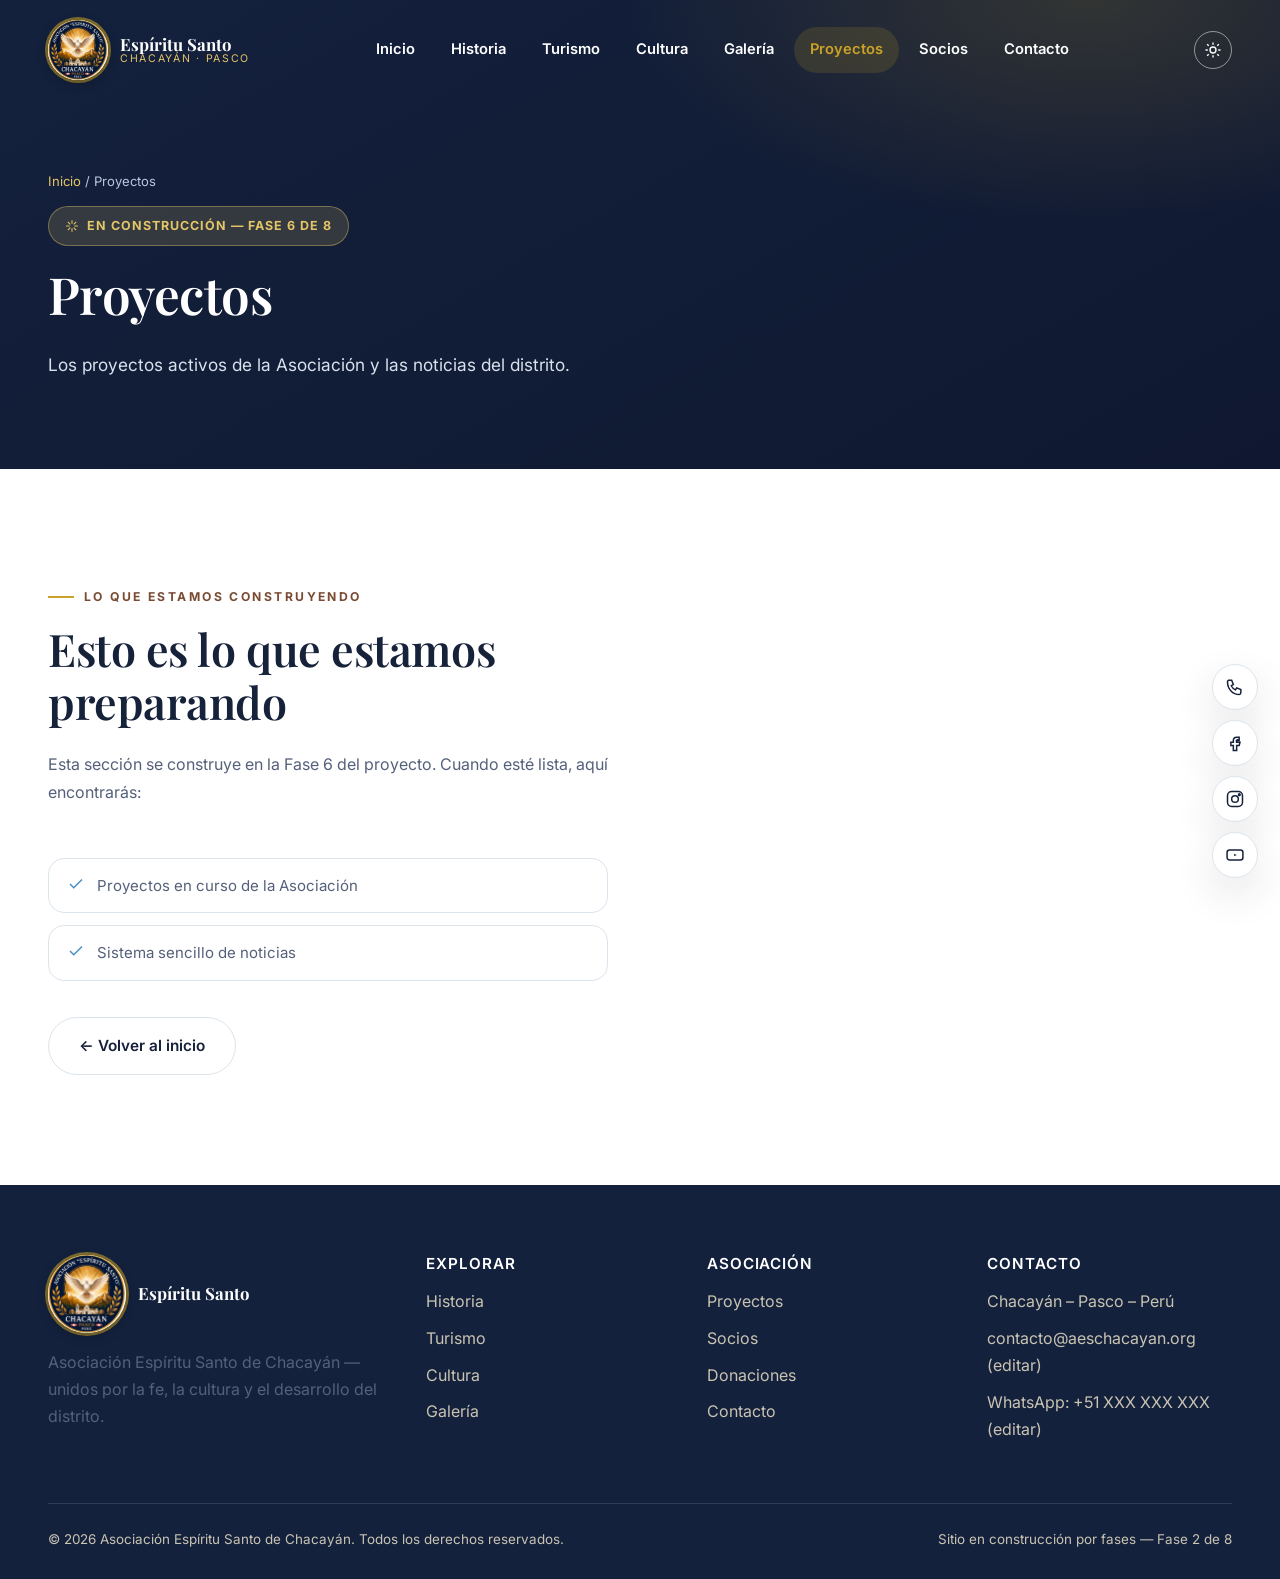
<file: proyectos.html>
<!DOCTYPE html>
<html lang="es" data-tema="claro">
<head>
<meta charset="UTF-8">
<meta name="viewport" content="width=device-width, initial-scale=1.0">
<title>Proyectos — Asociación Espíritu Santo de Chacayán</title>
<meta name="description" content="Los proyectos activos de la Asociación y las noticias del distrito.">
<link rel="preconnect" href="https://fonts.googleapis.com">
<link rel="preconnect" href="https://fonts.gstatic.com" crossorigin>
<link href="https://fonts.googleapis.com/css2?family=Playfair+Display:wght@500;600;700;800&family=Inter:wght@400;500;600;700&display=swap" rel="stylesheet">
<link rel="stylesheet" href="css/style.css">
<link rel="stylesheet" href="css/animations.css">
<link rel="stylesheet" href="css/responsive.css">
</head>
<body>

<header class="header" id="headerPrincipal">
  <div class="contenedor">
    <a href="index.html" class="marca">
      <span class="emblema-marco">
        <img src="img/logo-asociacion.jpg" alt="Escudo de la Asociación Espíritu Santo de Chacayán">
      </span>
      <span class="texto-marca"><strong>Espíritu Santo</strong><span>Chacayán · Pasco</span></span>
    </a>

    <nav class="nav-principal" id="navPrincipal" aria-label="Navegación principal">
      <a href="index.html">Inicio</a>
      <a href="historia.html">Historia</a>
      <a href="turismo.html">Turismo</a>
      <a href="cultura.html">Cultura</a>
      <a href="galeria.html">Galería</a>
      <a href="proyectos.html" aria-current="page">Proyectos</a>
      <a href="socios.html">Socios</a>
      <a href="contacto.html">Contacto</a>
    </nav>

    <div class="acciones-header">
      <button class="btn-tema" id="btnTema" aria-label="Cambiar a modo oscuro">
        <svg class="icono-sol" viewBox="0 0 24 24" fill="none" stroke="currentColor" stroke-width="1.8"><circle cx="12" cy="12" r="4"/><path d="M12 2v3M12 19v3M4.2 4.2l2.1 2.1M17.7 17.7l2.1 2.1M2 12h3M19 12h3M4.2 19.8l2.1-2.1M17.7 6.3l2.1-2.1"/></svg>
        <svg class="icono-luna" viewBox="0 0 24 24" fill="none" stroke="currentColor" stroke-width="1.8"><path d="M20 14.5A8.5 8.5 0 1 1 9.5 4a7 7 0 0 0 10.5 10.5Z"/></svg>
      </button>
      <button class="btn-menu" id="btnMenu" aria-expanded="false" aria-controls="navPrincipal" aria-label="Abrir menú">
        <span></span><span></span><span></span>
      </button>
    </div>
  </div>
</header>

<section class="banner-pagina">
  <div class="contenedor">
    <p class="migas"><a href="index.html">Inicio</a> / Proyectos</p>
    <span class="tira-en-construccion"><svg viewBox="0 0 24 24" fill="none" stroke="currentColor" stroke-width="1.8"><path d="M12 2v6M12 16v6M4.9 4.9l4.2 4.2M14.9 14.9l4.2 4.2M2 12h6M16 12h6M4.9 19.1l4.2-4.2M14.9 9.1l4.2-4.2"/></svg> En construcción — Fase 6 de 8</span>
    <h1 data-reveal>Proyectos</h1>
    <p data-reveal>Los proyectos activos de la Asociación y las noticias del distrito.</p>
  </div>
</section>

<section class="seccion" style="background:var(--fondo-alterno)">
  <div class="contenedor">
    <div class="encabezado" data-reveal>
      <span class="eyebrow">Lo que estamos construyendo</span>
      <h2>Esto es lo que estamos preparando</h2>
      <p class="ancho-lectura">Esta sección se construye en la Fase 6 del proyecto. Cuando esté lista, aquí encontrarás:</p>
    </div>
    <ul class="lista-planeada">
      <li><svg viewBox="0 0 24 24" fill="none" stroke="currentColor" stroke-width="2"><path d="M20 6 9 17l-5-5"/></svg><span>Proyectos en curso de la Asociación</span></li>
      <li><svg viewBox="0 0 24 24" fill="none" stroke="currentColor" stroke-width="2"><path d="M20 6 9 17l-5-5"/></svg><span>Sistema sencillo de noticias</span></li>
    </ul>
    <div style="margin-top:36px">
      <a href="index.html" class="btn btn-fantasma">← Volver al inicio</a>
    </div>
  </div>
</section>

<footer class="pie">
  <div class="contenedor">
    <div class="malla-pie">
      <div>
        <a href="index.html" class="marca" style="margin-bottom:16px">
          <span class="emblema-marco">
            <img src="img/logo-asociacion.jpg" alt="Escudo de la Asociación Espíritu Santo de Chacayán">
          </span>
          <span class="texto-marca"><strong>Espíritu Santo</strong></span>
        </a>
        <p style="max-width:34ch">Asociación Espíritu Santo de Chacayán — unidos por la fe, la cultura y el desarrollo del distrito.</p>
      </div>
      <div>
        <h4>Explorar</h4>
        <ul>
          <li><a href="historia.html">Historia</a></li>
          <li><a href="turismo.html">Turismo</a></li>
          <li><a href="cultura.html">Cultura</a></li>
          <li><a href="galeria.html">Galería</a></li>
        </ul>
      </div>
      <div>
        <h4>Asociación</h4>
        <ul>
          <li><a href="proyectos.html">Proyectos</a></li>
          <li><a href="socios.html">Socios</a></li>
          <li><a href="socios.html#donaciones">Donaciones</a></li>
          <li><a href="contacto.html">Contacto</a></li>
        </ul>
      </div>
      <div>
        <h4>Contacto</h4>
        <ul>
          <li>Chacayán – Pasco – Perú</li>
          <li>contacto@aeschacayan.org (editar)</li>
          <li>WhatsApp: +51 XXX XXX XXX (editar)</li>
        </ul>
      </div>
    </div>
    <div class="pie-inferior">
      <span>© 2026 Asociación Espíritu Santo de Chacayán. Todos los derechos reservados.</span>
      <span>Sitio en construcción por fases — Fase 2 de 8</span>
    </div>
  </div>
</footer>

<!-- ============ ÍCONOS FLOTANTES DE REDES ============ -->
<div class="social-flotante">
  <a href="https://wa.me/51000000000" class="whatsapp" aria-label="WhatsApp" target="_blank" rel="noopener">
    <svg viewBox="0 0 24 24" fill="none" stroke="currentColor" stroke-width="1.8"><path d="M4 4h4l2 5-2.5 1.5a11 11 0 0 0 5 5L14 13l5 2v4a2 2 0 0 1-2 2C9.5 21 3 14.5 3 6a2 2 0 0 1 1-2Z"/></svg>
  </a>
  <a href="https://facebook.com/" aria-label="Facebook" target="_blank" rel="noopener">
    <svg viewBox="0 0 24 24" fill="none" stroke="currentColor" stroke-width="1.8"><path d="M14 9h3V5h-3a4 4 0 0 0-4 4v2H7v4h3v6h4v-6h3l1-4h-4V9a1 1 0 0 1 1-1Z"/></svg>
  </a>
  <a href="https://instagram.com/" aria-label="Instagram" target="_blank" rel="noopener">
    <svg viewBox="0 0 24 24" fill="none" stroke="currentColor" stroke-width="1.8"><rect x="3" y="3" width="18" height="18" rx="5"/><circle cx="12" cy="12" r="4"/><circle cx="17.2" cy="6.8" r="1"/></svg>
  </a>
  <a href="https://youtube.com/" aria-label="YouTube" target="_blank" rel="noopener">
    <svg viewBox="0 0 24 24" fill="none" stroke="currentColor" stroke-width="1.8"><rect x="2.5" y="6" width="19" height="12" rx="3"/><path d="M11 10.5v3l3-1.5Z" fill="currentColor" stroke="none"/></svg>
  </a>
</div>

<!-- ============ MODAL DE VIDEO ============ -->
<div class="modal-video" id="modalVideo">
  <div class="caja"></div>
</div>

<script src="js/main.js"></script>
<script src="js/counter.js"></script>
</body>
</html>
</file>
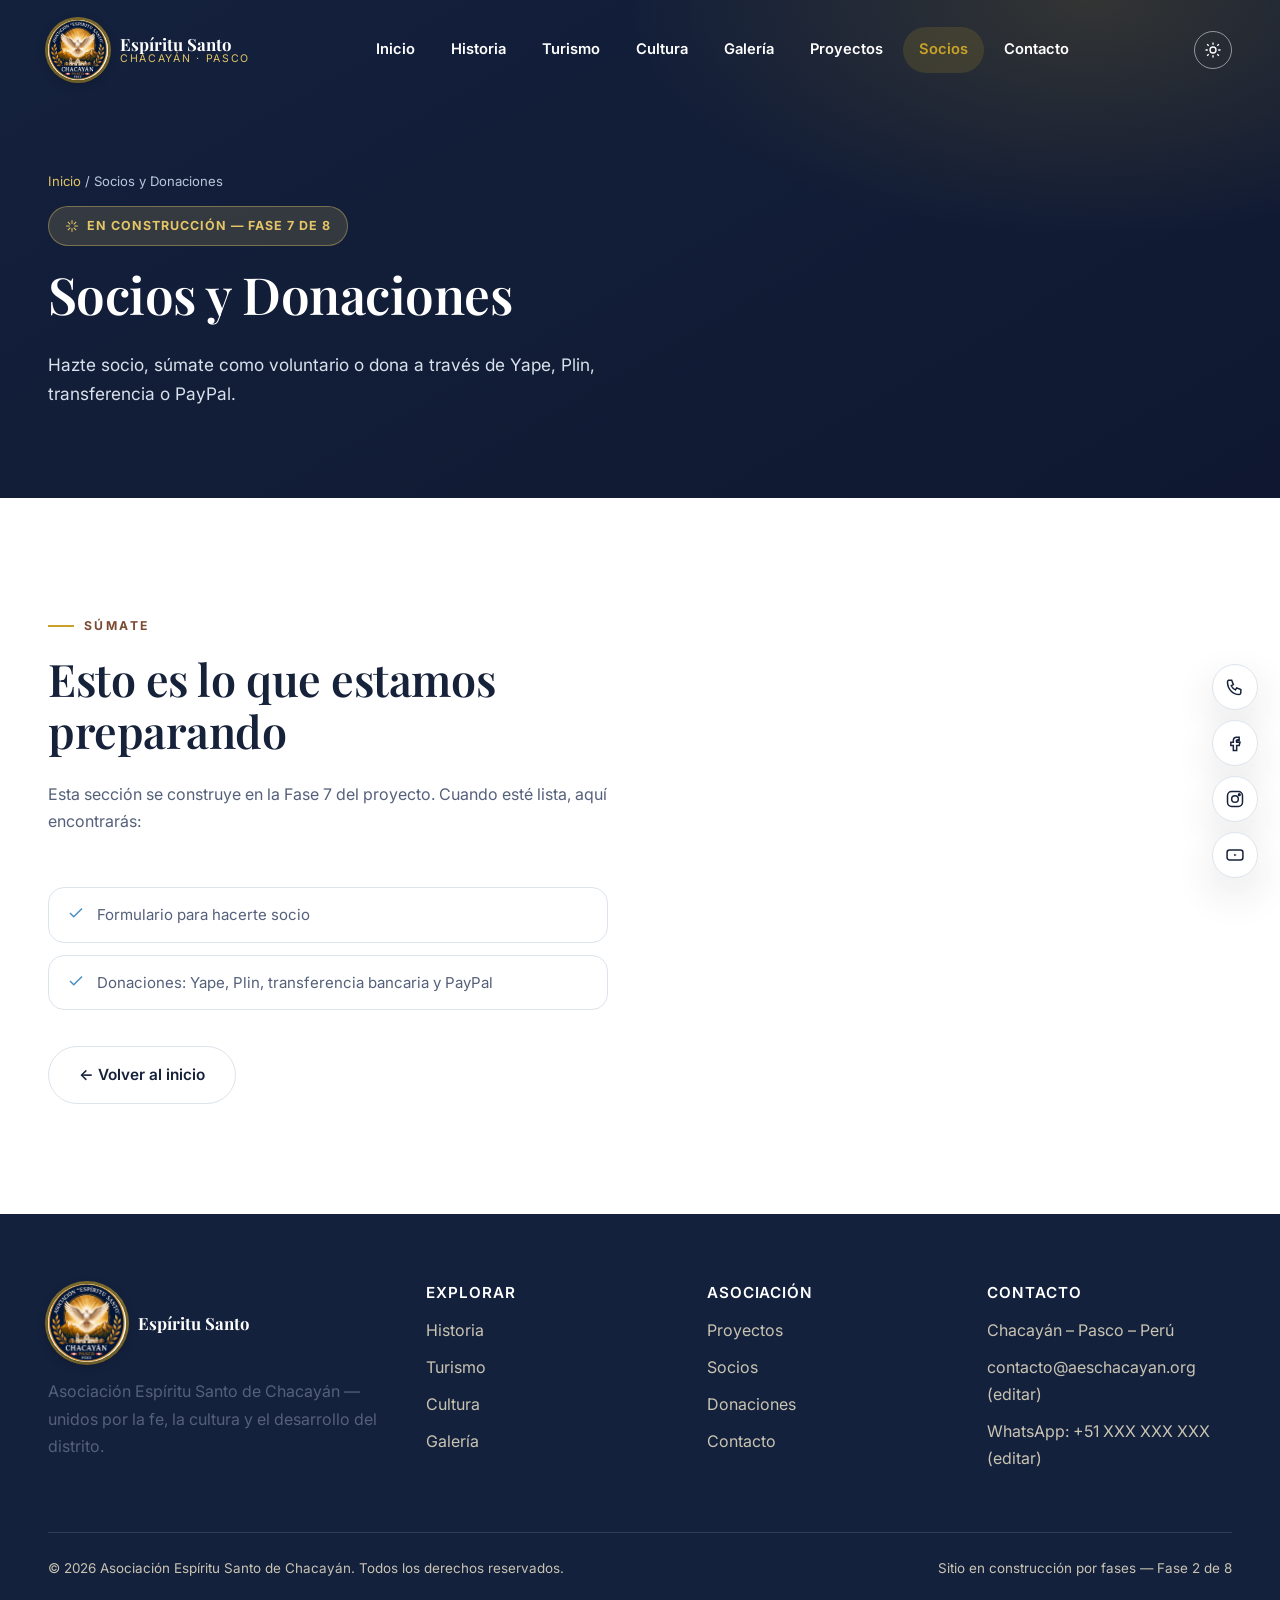
<file: socios.html>
<!DOCTYPE html>
<html lang="es" data-tema="claro">
<head>
<meta charset="UTF-8">
<meta name="viewport" content="width=device-width, initial-scale=1.0">
<title>Socios y Donaciones — Asociación Espíritu Santo de Chacayán</title>
<meta name="description" content="Hazte socio, súmate como voluntario o dona a través de Yape, Plin, transferencia o PayPal.">
<link rel="preconnect" href="https://fonts.googleapis.com">
<link rel="preconnect" href="https://fonts.gstatic.com" crossorigin>
<link href="https://fonts.googleapis.com/css2?family=Playfair+Display:wght@500;600;700;800&family=Inter:wght@400;500;600;700&display=swap" rel="stylesheet">
<link rel="stylesheet" href="css/style.css">
<link rel="stylesheet" href="css/animations.css">
<link rel="stylesheet" href="css/responsive.css">
</head>
<body>

<header class="header" id="headerPrincipal">
  <div class="contenedor">
    <a href="index.html" class="marca">
      <span class="emblema-marco">
        <img src="img/logo-asociacion.jpg" alt="Escudo de la Asociación Espíritu Santo de Chacayán">
      </span>
      <span class="texto-marca"><strong>Espíritu Santo</strong><span>Chacayán · Pasco</span></span>
    </a>

    <nav class="nav-principal" id="navPrincipal" aria-label="Navegación principal">
      <a href="index.html">Inicio</a>
      <a href="historia.html">Historia</a>
      <a href="turismo.html">Turismo</a>
      <a href="cultura.html">Cultura</a>
      <a href="galeria.html">Galería</a>
      <a href="proyectos.html">Proyectos</a>
      <a href="socios.html" aria-current="page">Socios</a>
      <a href="contacto.html">Contacto</a>
    </nav>

    <div class="acciones-header">
      <button class="btn-tema" id="btnTema" aria-label="Cambiar a modo oscuro">
        <svg class="icono-sol" viewBox="0 0 24 24" fill="none" stroke="currentColor" stroke-width="1.8"><circle cx="12" cy="12" r="4"/><path d="M12 2v3M12 19v3M4.2 4.2l2.1 2.1M17.7 17.7l2.1 2.1M2 12h3M19 12h3M4.2 19.8l2.1-2.1M17.7 6.3l2.1-2.1"/></svg>
        <svg class="icono-luna" viewBox="0 0 24 24" fill="none" stroke="currentColor" stroke-width="1.8"><path d="M20 14.5A8.5 8.5 0 1 1 9.5 4a7 7 0 0 0 10.5 10.5Z"/></svg>
      </button>
      <button class="btn-menu" id="btnMenu" aria-expanded="false" aria-controls="navPrincipal" aria-label="Abrir menú">
        <span></span><span></span><span></span>
      </button>
    </div>
  </div>
</header>

<section class="banner-pagina">
  <div class="contenedor">
    <p class="migas"><a href="index.html">Inicio</a> / Socios y Donaciones</p>
    <span class="tira-en-construccion"><svg viewBox="0 0 24 24" fill="none" stroke="currentColor" stroke-width="1.8"><path d="M12 2v6M12 16v6M4.9 4.9l4.2 4.2M14.9 14.9l4.2 4.2M2 12h6M16 12h6M4.9 19.1l4.2-4.2M14.9 9.1l4.2-4.2"/></svg> En construcción — Fase 7 de 8</span>
    <h1 data-reveal>Socios y Donaciones</h1>
    <p data-reveal>Hazte socio, súmate como voluntario o dona a través de Yape, Plin, transferencia o PayPal.</p>
  </div>
</section>

<section class="seccion" style="background:var(--fondo-alterno)">
  <div class="contenedor">
    <div class="encabezado" data-reveal>
      <span class="eyebrow">Súmate</span>
      <h2>Esto es lo que estamos preparando</h2>
      <p class="ancho-lectura">Esta sección se construye en la Fase 7 del proyecto. Cuando esté lista, aquí encontrarás:</p>
    </div>
    <ul class="lista-planeada">
      <li><svg viewBox="0 0 24 24" fill="none" stroke="currentColor" stroke-width="2"><path d="M20 6 9 17l-5-5"/></svg><span>Formulario para hacerte socio</span></li>
      <li><svg viewBox="0 0 24 24" fill="none" stroke="currentColor" stroke-width="2"><path d="M20 6 9 17l-5-5"/></svg><span>Donaciones: Yape, Plin, transferencia bancaria y PayPal</span></li>
    </ul>
    <div style="margin-top:36px">
      <a href="index.html" class="btn btn-fantasma">← Volver al inicio</a>
    </div>
  </div>
</section>

<footer class="pie">
  <div class="contenedor">
    <div class="malla-pie">
      <div>
        <a href="index.html" class="marca" style="margin-bottom:16px">
          <span class="emblema-marco">
            <img src="img/logo-asociacion.jpg" alt="Escudo de la Asociación Espíritu Santo de Chacayán">
          </span>
          <span class="texto-marca"><strong>Espíritu Santo</strong></span>
        </a>
        <p style="max-width:34ch">Asociación Espíritu Santo de Chacayán — unidos por la fe, la cultura y el desarrollo del distrito.</p>
      </div>
      <div>
        <h4>Explorar</h4>
        <ul>
          <li><a href="historia.html">Historia</a></li>
          <li><a href="turismo.html">Turismo</a></li>
          <li><a href="cultura.html">Cultura</a></li>
          <li><a href="galeria.html">Galería</a></li>
        </ul>
      </div>
      <div>
        <h4>Asociación</h4>
        <ul>
          <li><a href="proyectos.html">Proyectos</a></li>
          <li><a href="socios.html">Socios</a></li>
          <li><a href="socios.html#donaciones">Donaciones</a></li>
          <li><a href="contacto.html">Contacto</a></li>
        </ul>
      </div>
      <div>
        <h4>Contacto</h4>
        <ul>
          <li>Chacayán – Pasco – Perú</li>
          <li>contacto@aeschacayan.org (editar)</li>
          <li>WhatsApp: +51 XXX XXX XXX (editar)</li>
        </ul>
      </div>
    </div>
    <div class="pie-inferior">
      <span>© 2026 Asociación Espíritu Santo de Chacayán. Todos los derechos reservados.</span>
      <span>Sitio en construcción por fases — Fase 2 de 8</span>
    </div>
  </div>
</footer>

<!-- ============ ÍCONOS FLOTANTES DE REDES ============ -->
<div class="social-flotante">
  <a href="https://wa.me/51000000000" class="whatsapp" aria-label="WhatsApp" target="_blank" rel="noopener">
    <svg viewBox="0 0 24 24" fill="none" stroke="currentColor" stroke-width="1.8"><path d="M4 4h4l2 5-2.5 1.5a11 11 0 0 0 5 5L14 13l5 2v4a2 2 0 0 1-2 2C9.5 21 3 14.5 3 6a2 2 0 0 1 1-2Z"/></svg>
  </a>
  <a href="https://facebook.com/" aria-label="Facebook" target="_blank" rel="noopener">
    <svg viewBox="0 0 24 24" fill="none" stroke="currentColor" stroke-width="1.8"><path d="M14 9h3V5h-3a4 4 0 0 0-4 4v2H7v4h3v6h4v-6h3l1-4h-4V9a1 1 0 0 1 1-1Z"/></svg>
  </a>
  <a href="https://instagram.com/" aria-label="Instagram" target="_blank" rel="noopener">
    <svg viewBox="0 0 24 24" fill="none" stroke="currentColor" stroke-width="1.8"><rect x="3" y="3" width="18" height="18" rx="5"/><circle cx="12" cy="12" r="4"/><circle cx="17.2" cy="6.8" r="1"/></svg>
  </a>
  <a href="https://youtube.com/" aria-label="YouTube" target="_blank" rel="noopener">
    <svg viewBox="0 0 24 24" fill="none" stroke="currentColor" stroke-width="1.8"><rect x="2.5" y="6" width="19" height="12" rx="3"/><path d="M11 10.5v3l3-1.5Z" fill="currentColor" stroke="none"/></svg>
  </a>
</div>

<!-- ============ MODAL DE VIDEO ============ -->
<div class="modal-video" id="modalVideo">
  <div class="caja"></div>
</div>

<script src="js/main.js"></script>
<script src="js/counter.js"></script>
</body>
</html>
</file>
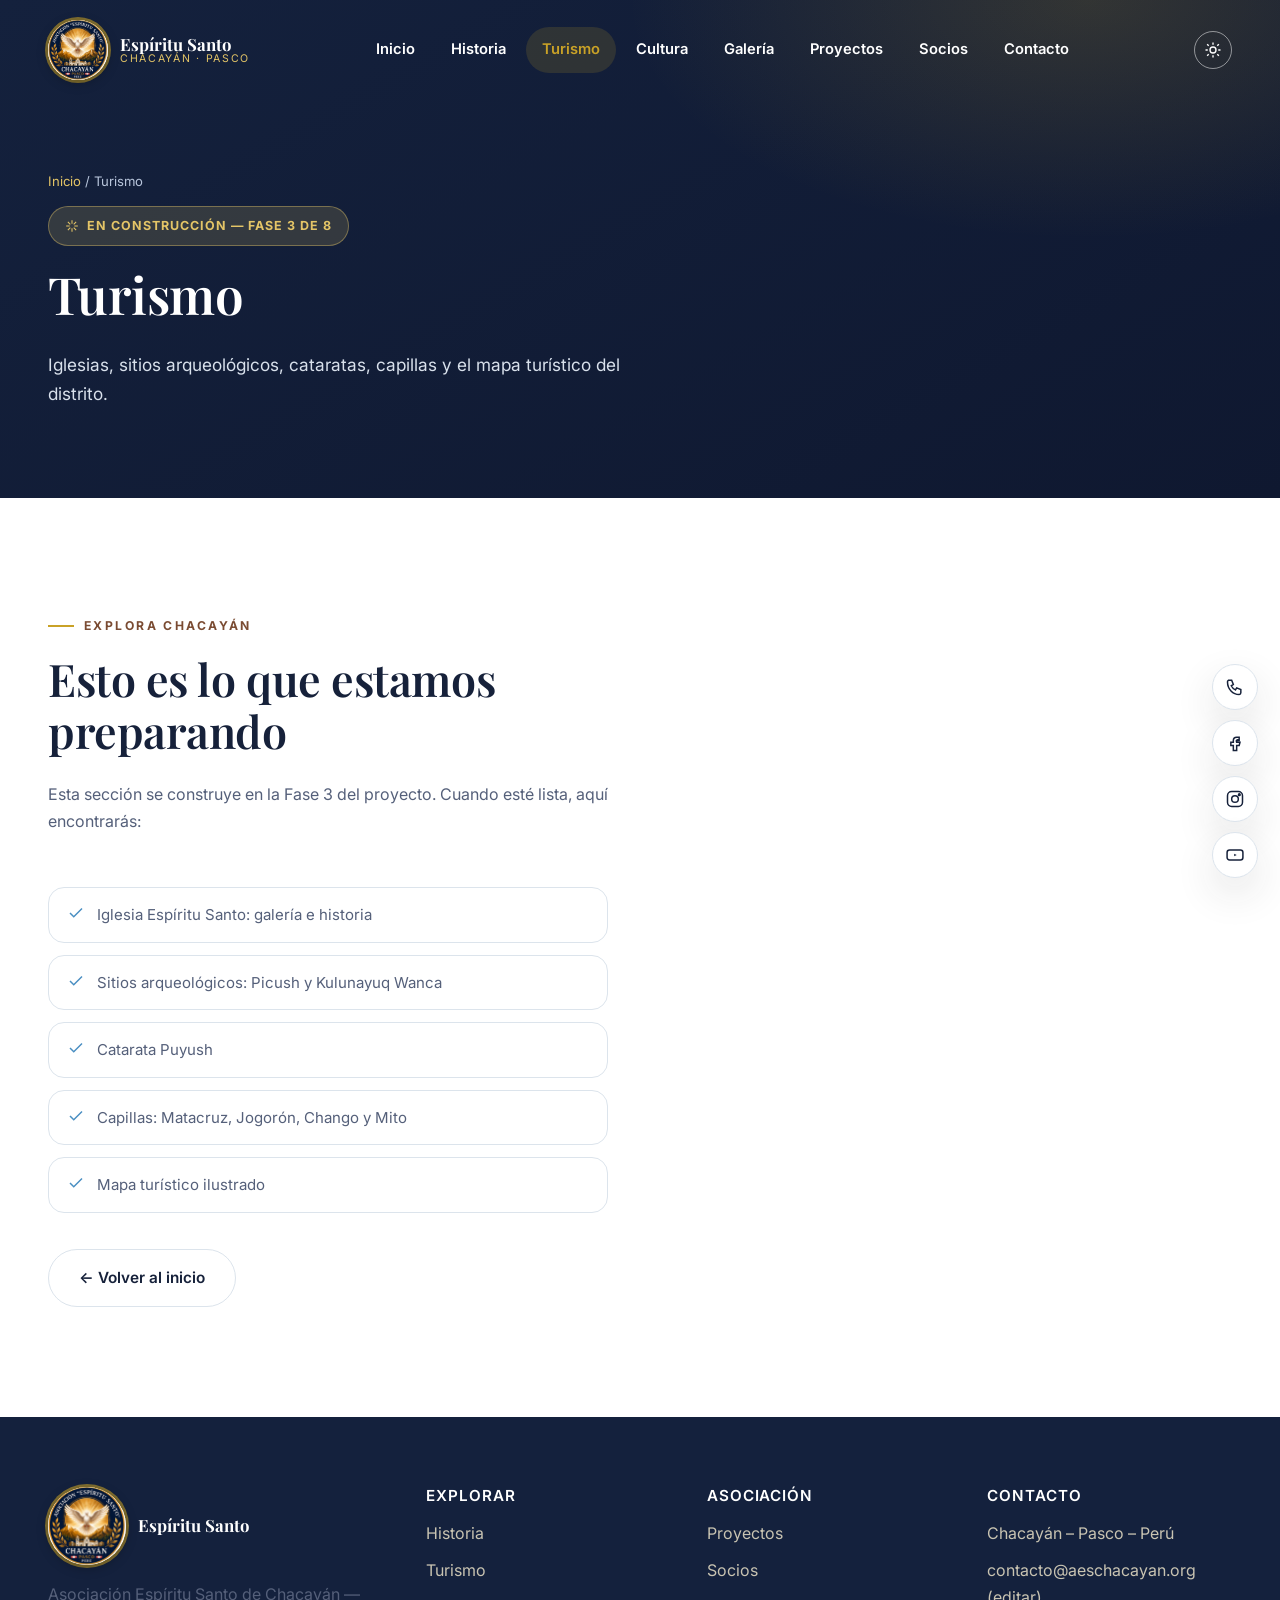
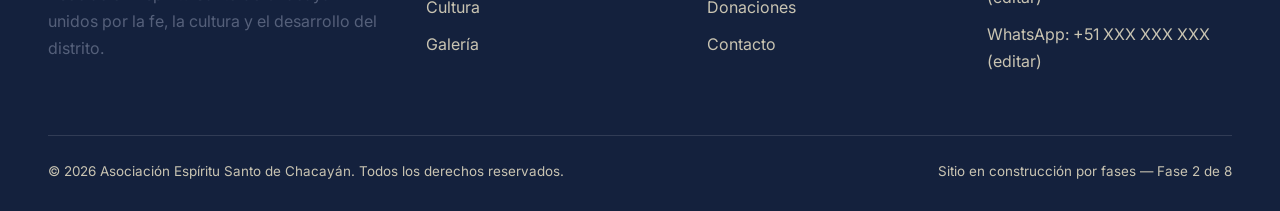
<file: turismo.html>
<!DOCTYPE html>
<html lang="es" data-tema="claro">
<head>
<meta charset="UTF-8">
<meta name="viewport" content="width=device-width, initial-scale=1.0">
<title>Turismo — Asociación Espíritu Santo de Chacayán</title>
<meta name="description" content="Iglesias, sitios arqueológicos, cataratas, capillas y el mapa turístico del distrito.">
<link rel="preconnect" href="https://fonts.googleapis.com">
<link rel="preconnect" href="https://fonts.gstatic.com" crossorigin>
<link href="https://fonts.googleapis.com/css2?family=Playfair+Display:wght@500;600;700;800&family=Inter:wght@400;500;600;700&display=swap" rel="stylesheet">
<link rel="stylesheet" href="css/style.css">
<link rel="stylesheet" href="css/animations.css">
<link rel="stylesheet" href="css/responsive.css">
</head>
<body>

<header class="header" id="headerPrincipal">
  <div class="contenedor">
    <a href="index.html" class="marca">
      <span class="emblema-marco">
        <img src="img/logo-asociacion.jpg" alt="Escudo de la Asociación Espíritu Santo de Chacayán">
      </span>
      <span class="texto-marca"><strong>Espíritu Santo</strong><span>Chacayán · Pasco</span></span>
    </a>

    <nav class="nav-principal" id="navPrincipal" aria-label="Navegación principal">
      <a href="index.html">Inicio</a>
      <a href="historia.html">Historia</a>
      <a href="turismo.html" aria-current="page">Turismo</a>
      <a href="cultura.html">Cultura</a>
      <a href="galeria.html">Galería</a>
      <a href="proyectos.html">Proyectos</a>
      <a href="socios.html">Socios</a>
      <a href="contacto.html">Contacto</a>
    </nav>

    <div class="acciones-header">
      <button class="btn-tema" id="btnTema" aria-label="Cambiar a modo oscuro">
        <svg class="icono-sol" viewBox="0 0 24 24" fill="none" stroke="currentColor" stroke-width="1.8"><circle cx="12" cy="12" r="4"/><path d="M12 2v3M12 19v3M4.2 4.2l2.1 2.1M17.7 17.7l2.1 2.1M2 12h3M19 12h3M4.2 19.8l2.1-2.1M17.7 6.3l2.1-2.1"/></svg>
        <svg class="icono-luna" viewBox="0 0 24 24" fill="none" stroke="currentColor" stroke-width="1.8"><path d="M20 14.5A8.5 8.5 0 1 1 9.5 4a7 7 0 0 0 10.5 10.5Z"/></svg>
      </button>
      <button class="btn-menu" id="btnMenu" aria-expanded="false" aria-controls="navPrincipal" aria-label="Abrir menú">
        <span></span><span></span><span></span>
      </button>
    </div>
  </div>
</header>

<section class="banner-pagina">
  <div class="contenedor">
    <p class="migas"><a href="index.html">Inicio</a> / Turismo</p>
    <span class="tira-en-construccion"><svg viewBox="0 0 24 24" fill="none" stroke="currentColor" stroke-width="1.8"><path d="M12 2v6M12 16v6M4.9 4.9l4.2 4.2M14.9 14.9l4.2 4.2M2 12h6M16 12h6M4.9 19.1l4.2-4.2M14.9 9.1l4.2-4.2"/></svg> En construcción — Fase 3 de 8</span>
    <h1 data-reveal>Turismo</h1>
    <p data-reveal>Iglesias, sitios arqueológicos, cataratas, capillas y el mapa turístico del distrito.</p>
  </div>
</section>

<section class="seccion" style="background:var(--fondo-alterno)">
  <div class="contenedor">
    <div class="encabezado" data-reveal>
      <span class="eyebrow">Explora Chacayán</span>
      <h2>Esto es lo que estamos preparando</h2>
      <p class="ancho-lectura">Esta sección se construye en la Fase 3 del proyecto. Cuando esté lista, aquí encontrarás:</p>
    </div>
    <ul class="lista-planeada">
      <li><svg viewBox="0 0 24 24" fill="none" stroke="currentColor" stroke-width="2"><path d="M20 6 9 17l-5-5"/></svg><span>Iglesia Espíritu Santo: galería e historia</span></li>
      <li><svg viewBox="0 0 24 24" fill="none" stroke="currentColor" stroke-width="2"><path d="M20 6 9 17l-5-5"/></svg><span>Sitios arqueológicos: Picush y Kulunayuq Wanca</span></li>
      <li><svg viewBox="0 0 24 24" fill="none" stroke="currentColor" stroke-width="2"><path d="M20 6 9 17l-5-5"/></svg><span>Catarata Puyush</span></li>
      <li><svg viewBox="0 0 24 24" fill="none" stroke="currentColor" stroke-width="2"><path d="M20 6 9 17l-5-5"/></svg><span>Capillas: Matacruz, Jogorón, Chango y Mito</span></li>
      <li><svg viewBox="0 0 24 24" fill="none" stroke="currentColor" stroke-width="2"><path d="M20 6 9 17l-5-5"/></svg><span>Mapa turístico ilustrado</span></li>
    </ul>
    <div style="margin-top:36px">
      <a href="index.html" class="btn btn-fantasma">← Volver al inicio</a>
    </div>
  </div>
</section>

<footer class="pie">
  <div class="contenedor">
    <div class="malla-pie">
      <div>
        <a href="index.html" class="marca" style="margin-bottom:16px">
          <span class="emblema-marco">
            <img src="img/logo-asociacion.jpg" alt="Escudo de la Asociación Espíritu Santo de Chacayán">
          </span>
          <span class="texto-marca"><strong>Espíritu Santo</strong></span>
        </a>
        <p style="max-width:34ch">Asociación Espíritu Santo de Chacayán — unidos por la fe, la cultura y el desarrollo del distrito.</p>
      </div>
      <div>
        <h4>Explorar</h4>
        <ul>
          <li><a href="historia.html">Historia</a></li>
          <li><a href="turismo.html">Turismo</a></li>
          <li><a href="cultura.html">Cultura</a></li>
          <li><a href="galeria.html">Galería</a></li>
        </ul>
      </div>
      <div>
        <h4>Asociación</h4>
        <ul>
          <li><a href="proyectos.html">Proyectos</a></li>
          <li><a href="socios.html">Socios</a></li>
          <li><a href="socios.html#donaciones">Donaciones</a></li>
          <li><a href="contacto.html">Contacto</a></li>
        </ul>
      </div>
      <div>
        <h4>Contacto</h4>
        <ul>
          <li>Chacayán – Pasco – Perú</li>
          <li>contacto@aeschacayan.org (editar)</li>
          <li>WhatsApp: +51 XXX XXX XXX (editar)</li>
        </ul>
      </div>
    </div>
    <div class="pie-inferior">
      <span>© 2026 Asociación Espíritu Santo de Chacayán. Todos los derechos reservados.</span>
      <span>Sitio en construcción por fases — Fase 2 de 8</span>
    </div>
  </div>
</footer>

<!-- ============ ÍCONOS FLOTANTES DE REDES ============ -->
<div class="social-flotante">
  <a href="https://wa.me/51000000000" class="whatsapp" aria-label="WhatsApp" target="_blank" rel="noopener">
    <svg viewBox="0 0 24 24" fill="none" stroke="currentColor" stroke-width="1.8"><path d="M4 4h4l2 5-2.5 1.5a11 11 0 0 0 5 5L14 13l5 2v4a2 2 0 0 1-2 2C9.5 21 3 14.5 3 6a2 2 0 0 1 1-2Z"/></svg>
  </a>
  <a href="https://facebook.com/" aria-label="Facebook" target="_blank" rel="noopener">
    <svg viewBox="0 0 24 24" fill="none" stroke="currentColor" stroke-width="1.8"><path d="M14 9h3V5h-3a4 4 0 0 0-4 4v2H7v4h3v6h4v-6h3l1-4h-4V9a1 1 0 0 1 1-1Z"/></svg>
  </a>
  <a href="https://instagram.com/" aria-label="Instagram" target="_blank" rel="noopener">
    <svg viewBox="0 0 24 24" fill="none" stroke="currentColor" stroke-width="1.8"><rect x="3" y="3" width="18" height="18" rx="5"/><circle cx="12" cy="12" r="4"/><circle cx="17.2" cy="6.8" r="1"/></svg>
  </a>
  <a href="https://youtube.com/" aria-label="YouTube" target="_blank" rel="noopener">
    <svg viewBox="0 0 24 24" fill="none" stroke="currentColor" stroke-width="1.8"><rect x="2.5" y="6" width="19" height="12" rx="3"/><path d="M11 10.5v3l3-1.5Z" fill="currentColor" stroke="none"/></svg>
  </a>
</div>

<!-- ============ MODAL DE VIDEO ============ -->
<div class="modal-video" id="modalVideo">
  <div class="caja"></div>
</div>

<script src="js/main.js"></script>
<script src="js/counter.js"></script>
</body>
</html>
</file>
<file: css/style.css>
/* =============================================================
   ASOCIACIÓN ESPÍRITU SANTO DE CHACAYÁN — Portal institucional
   style.css — Sistema de diseño: variables, tipografía, componentes
   ============================================================= */

/* ---------- 1. Variables de marca ----------
   Paleta anclada en el sello oficial de la Asociación:
   azul institucional + oro del escudo, con celeste como acento. */
:root{
  --azul-institucional: #14213D;  /* navy del sello — header, footer, textos fuertes */
  --azul-noche:         #0F1830;  /* variante más profunda — fondos oscuros */
  --azul-medio:         #1F3358;
  --celeste:            #4A8FC2;  /* acento vivo — enlaces, hover, íconos */
  --celeste-suave:      #DCEBF5;  /* tinte claro — alternancia de secciones */
  --oro:                #C9A227;  /* oro del escudo — sol, fiesta, prestigio */
  --oro-suave:          #E4C567;
  --tierra:             #7A4B32;  /* acento menor — productos y naturaleza */
  --verde-andino:       #3F5F4C;  /* acento menor — productos y naturaleza */
  --piedra:             #F7F9FB;  /* blanco frío — fondo principal */
  --piedra-media:       #E7EEF3;
  --gris-suave:         #55607A;
  --blanco:             #FFFFFF;

  /* Semántica de tema (modo claro por defecto) */
  --fondo:          var(--piedra);
  --fondo-alterno:  var(--blanco);
  --texto:          #16213A;
  --texto-suave:    var(--gris-suave);
  --superficie:     var(--blanco);
  --borde:          #DCE4EC;
  --gris-volcanico: var(--azul-institucional); /* alias de compatibilidad */

  /* Tipografía */
  --fuente-titulo: 'Playfair Display', Georgia, serif;
  --fuente-texto:  'Inter', -apple-system, Segoe UI, sans-serif;

  /* Ritmo y forma */
  --radio-s: 8px;
  --radio-m: 16px;
  --radio-l: 28px;
  --sombra-s: 0 4px 16px rgba(38,38,42,.06);
  --sombra-m: 0 16px 40px rgba(38,38,42,.12);
  --sombra-l: 0 30px 70px rgba(38,38,42,.22);
  --contenedor: 1240px;

  --dur-1: .25s;
  --dur-2: .5s;
  --dur-3: .9s;
  --ease: cubic-bezier(.22,.61,.36,1);
}

/* Modo oscuro (activado por JS añadiendo data-tema="oscuro" al <html>) */
html[data-tema="oscuro"]{
  --fondo:          #0E1524;
  --fondo-alterno:  #131C30;
  --texto:          #EEF2F7;
  --texto-suave:    #AEB9CC;
  --superficie:     #17203A;
  --borde:          #263251;
}

/* ---------- 2. Reset y base ---------- */
*,*::before,*::after{box-sizing:border-box}
html{scroll-behavior:smooth}
body{
  margin:0;
  background:var(--fondo);
  color:var(--texto);
  font-family:var(--fuente-texto);
  font-size:16px;
  line-height:1.7;
  -webkit-font-smoothing:antialiased;
  transition:background var(--dur-2) var(--ease), color var(--dur-2) var(--ease);
}
img,svg,video{display:block;max-width:100%}
a{color:inherit;text-decoration:none}
ul{list-style:none;margin:0;padding:0}
h1,h2,h3,h4{
  font-family:var(--fuente-titulo);
  color:var(--texto);
  font-weight:600;
  line-height:1.18;
  margin:0 0 .5em;
  letter-spacing:-.01em;
}
p{margin:0 0 1em;color:var(--texto-suave)}
:focus-visible{outline:3px solid var(--oro);outline-offset:3px}
::selection{background:var(--oro-suave);color:var(--gris-volcanico)}

@media (prefers-reduced-motion: reduce){
  html{scroll-behavior:auto}
  *{animation:none !important;transition:none !important}
}

.contenedor{max-width:var(--contenedor);margin:0 auto;padding:0 28px}
.ancho-lectura{max-width:640px}
section{position:relative}
.seccion{padding:110px 0}
@media (max-width:720px){.seccion{padding:72px 0}}

.eyebrow{
  display:inline-flex;align-items:center;gap:10px;
  font-family:var(--fuente-texto);
  font-size:.76rem;font-weight:700;
  letter-spacing:.2em;text-transform:uppercase;
  color:var(--tierra);
  margin-bottom:16px;
}
.eyebrow::before{content:"";width:26px;height:2px;background:var(--oro)}

.encabezado{max-width:680px;margin-bottom:52px}
.encabezado.centro{margin-left:auto;margin-right:auto;text-align:center}
.encabezado h2{font-size:clamp(1.9rem,3.6vw,2.8rem)}

/* ---------- 3. Botones ---------- */
.btn{
  display:inline-flex;align-items:center;justify-content:center;gap:10px;
  padding:15px 30px;
  border-radius:999px;
  font-family:var(--fuente-texto);
  font-weight:600;font-size:.96rem;
  border:1.5px solid transparent;
  cursor:pointer;
  transition:transform var(--dur-1) var(--ease), box-shadow var(--dur-1) var(--ease), background var(--dur-1) var(--ease), color var(--dur-1) var(--ease);
  white-space:nowrap;
}
.btn:hover{transform:translateY(-3px)}
.btn-oro{background:var(--oro);color:var(--gris-volcanico)}
.btn-oro:hover{box-shadow:0 14px 30px rgba(201,162,39,.38)}
.btn-linea{border-color:rgba(255,255,255,.55);color:var(--blanco);background:transparent}
.btn-linea:hover{background:rgba(255,255,255,.12)}
.btn-oscuro{background:var(--gris-volcanico);color:var(--blanco)}
.btn-oscuro:hover{box-shadow:0 14px 30px rgba(38,38,42,.3)}
.btn-fantasma{border-color:var(--borde);color:var(--texto);background:transparent}
.btn-fantasma:hover{border-color:var(--tierra);color:var(--tierra)}
.btn-sm{padding:10px 20px;font-size:.86rem}

/* ---------- 4. Header / navegación (glass) ---------- */
.header{
  position:fixed;top:0;left:0;right:0;z-index:100;
  padding:20px 0;
  transition:padding var(--dur-2) var(--ease), background var(--dur-2) var(--ease), box-shadow var(--dur-2) var(--ease);
}
.header .contenedor{display:flex;align-items:center;justify-content:space-between}
.header.flotante{
  padding:12px 0;
  background:rgba(247,249,251,.82);
  backdrop-filter:blur(14px) saturate(160%);
  -webkit-backdrop-filter:blur(14px) saturate(160%);
  box-shadow:var(--sombra-s);
}
html[data-tema="oscuro"] .header.flotante{background:rgba(19,28,48,.82)}

.marca{display:flex;align-items:center;gap:12px}
.marca .emblema{width:42px;height:42px;flex:none}
.emblema-marco{
  width:60px;height:60px;flex:none;border-radius:50%;
  background:var(--blanco);
  box-shadow:0 3px 12px rgba(0,0,0,.25), 0 0 0 3px rgba(201,162,39,.6);
  display:flex;align-items:center;justify-content:center;overflow:hidden;
}
.emblema-marco img{width:100%;height:100%;object-fit:cover;display:block}
.pie .emblema-marco{width:78px;height:78px}
@media (max-width:600px){.emblema-marco{width:50px;height:50px}}
.marca .texto-marca{font-family:var(--fuente-titulo);line-height:1.05;color:var(--blanco);transition:color var(--dur-2) var(--ease)}
.header.flotante .texto-marca{color:var(--texto)}
.marca .texto-marca strong{display:block;font-size:1.05rem}
.marca .texto-marca span{display:block;font-family:var(--fuente-texto);font-size:.66rem;letter-spacing:.16em;text-transform:uppercase;color:var(--oro-suave)}
.header.flotante .marca .texto-marca span{color:var(--tierra)}

.nav-principal{display:flex;align-items:center;gap:4px}
.nav-principal a{
  padding:10px 16px;border-radius:999px;
  font-size:.92rem;font-weight:600;
  color:var(--blanco);
  transition:background var(--dur-1) var(--ease), color var(--dur-1) var(--ease);
}
.header.flotante .nav-principal a{color:var(--texto)}
.nav-principal a:hover,.nav-principal a[aria-current="page"]{background:rgba(201,162,39,.16);color:var(--oro)}
.header.flotante .nav-principal a:hover,.header.flotante .nav-principal a[aria-current="page"]{color:var(--tierra)}

.acciones-header{display:flex;align-items:center;gap:10px}
.btn-tema{
  width:38px;height:38px;border-radius:50%;
  border:1.5px solid rgba(255,255,255,.5);
  background:transparent;color:var(--blanco);
  display:flex;align-items:center;justify-content:center;cursor:pointer;
  transition:background var(--dur-1) var(--ease), color var(--dur-1) var(--ease), border-color var(--dur-1) var(--ease);
}
.header.flotante .btn-tema{color:var(--texto);border-color:var(--borde)}
.btn-tema:hover{background:var(--oro);color:var(--gris-volcanico);border-color:var(--oro)}
.btn-tema svg{width:18px;height:18px}
.btn-tema .icono-luna{display:none}
html[data-tema="oscuro"] .btn-tema .icono-sol{display:none}
html[data-tema="oscuro"] .btn-tema .icono-luna{display:block}

.btn-menu{
  display:none;width:42px;height:42px;border-radius:10px;
  border:1.5px solid rgba(255,255,255,.5);background:transparent;color:var(--blanco);
  cursor:pointer;flex-direction:column;align-items:center;justify-content:center;gap:4px;
}
.header.flotante .btn-menu{color:var(--texto);border-color:var(--borde)}
.btn-menu span{width:18px;height:2px;background:currentColor;border-radius:2px}

@media (max-width:960px){
  .nav-principal{
    position:fixed;inset:0 0 0 30%;
    background:var(--gris-volcanico);
    flex-direction:column;align-items:stretch;justify-content:center;gap:2px;
    padding:40px;transform:translateX(100%);
    transition:transform var(--dur-2) var(--ease);
  }
  .nav-principal.abierto{transform:translateX(0)}
  .nav-principal a{color:var(--blanco);font-size:1.15rem;padding:14px 18px}
  .btn-menu{display:flex}
}

/* ---------- 4b. Banner de páginas internas ---------- */
.banner-pagina{
  position:relative;padding:170px 0 90px;
  background:linear-gradient(150deg,var(--azul-institucional),var(--azul-noche));
  color:var(--blanco);
  overflow:hidden;
}
.banner-pagina::before{
  content:"";position:absolute;inset:0;
  background:radial-gradient(60% 80% at 85% 0%, rgba(201,162,39,.18), transparent 60%);
}
.banner-pagina .migas{position:relative;font-size:.82rem;color:#B9C6DC;margin-bottom:14px}
.banner-pagina .migas a{color:var(--oro-suave)}
.banner-pagina h1{position:relative;color:var(--blanco);font-size:clamp(2rem,4.6vw,3.2rem);max-width:20ch}
.banner-pagina p{position:relative;color:#D9E1EC;max-width:56ch;font-size:1.08rem;margin:0}

.tira-en-construccion{
  display:inline-flex;align-items:center;gap:8px;
  background:rgba(228,197,103,.16);border:1px solid rgba(228,197,103,.4);
  color:var(--oro-suave);font-size:.78rem;font-weight:700;letter-spacing:.08em;text-transform:uppercase;
  padding:8px 16px;border-radius:999px;margin-bottom:18px;position:relative;
}
.tira-en-construccion svg{width:14px;height:14px}

.lista-planeada{margin-top:26px;display:grid;gap:12px;max-width:560px}
.lista-planeada li{
  display:flex;gap:12px;align-items:flex-start;
  padding:14px 18px;background:var(--fondo-alterno);border:1px solid var(--borde);border-radius:var(--radio-m);
  color:var(--texto-suave);font-size:.94rem;
}
.lista-planeada li svg{width:18px;height:18px;flex:none;margin-top:2px;color:var(--celeste)}

/* ---------- 4c. Línea de tiempo, fotos pendientes, directiva ---------- */
.linea-tiempo{position:relative;max-width:760px;margin:0 auto;padding-left:34px}
.linea-tiempo::before{content:"";position:absolute;left:7px;top:6px;bottom:6px;width:2px;background:var(--borde)}
.hito{position:relative;padding-bottom:38px}
.hito:last-child{padding-bottom:0}
.hito::before{
  content:"";position:absolute;left:-34px;top:4px;width:16px;height:16px;border-radius:50%;
  background:var(--oro);box-shadow:0 0 0 4px var(--celeste-suave);
}
.hito .fecha{display:block;font-weight:700;color:var(--celeste);font-size:.82rem;letter-spacing:.06em;text-transform:uppercase;margin-bottom:6px}
.hito h4{font-size:1.1rem;margin:0 0 .3em}
.hito p{margin:0;color:var(--texto-suave)}

.marco-foto-pendiente{
  position:relative;border-radius:var(--radio-m);overflow:hidden;aspect-ratio:4/3;
  display:flex;align-items:flex-end;color:var(--blanco);
  box-shadow:var(--sombra-s);
}
.marco-foto-pendiente .num{
  position:absolute;top:16px;left:16px;
  background:rgba(8,13,24,.55);backdrop-filter:blur(4px);
  padding:6px 14px;border-radius:999px;font-weight:700;font-size:.8rem;letter-spacing:.04em;
}
.marco-foto-pendiente .etiqueta{position:relative;padding:16px;font-size:.86rem;background:linear-gradient(0deg,rgba(8,13,24,.75),transparent)}

.malla-directiva{display:grid;grid-template-columns:repeat(auto-fit,minmax(200px,1fr));gap:22px;margin-top:36px}
.tarjeta-directiva{text-align:center}
.tarjeta-directiva .foto-circular{
  position:relative;
  width:120px;height:120px;border-radius:50%;margin:0 auto 16px;
  display:flex;align-items:center;justify-content:center;color:rgba(255,255,255,.85);
  box-shadow:0 0 0 4px var(--celeste-suave);
}
.tarjeta-directiva .foto-circular .num{
  position:absolute;bottom:-2px;right:-2px;
  background:var(--azul-institucional);color:var(--blanco);
  width:28px;height:28px;border-radius:50%;
  display:flex;align-items:center;justify-content:center;
  font-size:.72rem;font-weight:700;border:2px solid var(--fondo-alterno);
}
.tarjeta-directiva .foto-circular svg{width:34px;height:34px}
.tarjeta-directiva h4{font-size:1.02rem;margin:0 0 .2em}
.tarjeta-directiva span{font-size:.84rem;color:var(--texto-suave)}

/* ---------- 5. Hero ---------- */
.hero{
  position:relative;min-height:100vh;
  display:flex;align-items:center;
  overflow:hidden;
  color:var(--blanco);
  background:
    radial-gradient(130% 140% at 20% 55%, rgba(8,13,24,.82) 0%, rgba(8,13,24,.38) 45%, rgba(8,13,24,0) 74%),
    linear-gradient(180deg, rgba(9,14,26,.05) 0%, rgba(9,14,26,.18) 60%, var(--azul-noche) 100%),
    url('img/hero/plaza-iglesia-chacayan.jpg') center 62% / cover no-repeat;
}
.hero-capa-video{position:absolute;inset:0;z-index:0;overflow:hidden}
.hero-capa-video iframe,
.hero-capa-video video{
  position:absolute;top:50%;left:50%;
  width:177.78vh;min-width:100%;height:56.25vw;min-height:100%;
  transform:translate(-50%,-50%);
  pointer-events:none;
}
.hero-ilustracion{position:absolute;inset:0;z-index:0;opacity:.9}
.hero-contenido{position:relative;z-index:2;padding:180px 0 120px}
.hero-eyebrow{
  display:inline-flex;align-items:center;gap:10px;
  font-size:.78rem;font-weight:700;letter-spacing:.24em;text-transform:uppercase;
  color:var(--oro-suave);margin-bottom:22px;
  text-shadow:0 2px 14px rgba(0,0,0,.55);
}
.hero h1{
  font-size:clamp(2.4rem,6vw,4.4rem);
  color:var(--blanco);max-width:18ch;
  text-shadow:0 4px 26px rgba(0,0,0,.6);
}
.hero .lead{
  font-size:1.22rem;max-width:52ch;color:#F3F1E6;
  text-shadow:0 2px 16px rgba(0,0,0,.55);
}
.hero-acciones{display:flex;flex-wrap:wrap;gap:16px;margin-top:32px}
.hero-acciones .btn-linea{
  background:rgba(8,13,24,.32);
  backdrop-filter:blur(6px);
  -webkit-backdrop-filter:blur(6px);
}
  position:absolute;bottom:34px;left:50%;transform:translateX(-50%);
  display:flex;flex-direction:column;align-items:center;gap:8px;
  font-size:.7rem;letter-spacing:.2em;text-transform:uppercase;color:#D8D2BE;
  z-index:2;
}
.hero-indicador .flecha{width:16px;height:16px;border-right:2px solid var(--oro);border-bottom:2px solid var(--oro);transform:rotate(45deg)}

/* ---------- 6. Tarjetas de descubrimiento (home) ---------- */
.malla-descubre{display:grid;grid-template-columns:repeat(4,1fr);gap:22px}
@media (max-width:1080px){.malla-descubre{grid-template-columns:repeat(2,1fr)}}
@media (max-width:600px){.malla-descubre{grid-template-columns:1fr}}
.tarjeta-descubre{
  position:relative;border-radius:var(--radio-l);overflow:hidden;
  aspect-ratio:3/4;color:var(--blanco);
  box-shadow:var(--sombra-s);
  transition:transform var(--dur-2) var(--ease), box-shadow var(--dur-2) var(--ease);
}
.tarjeta-descubre:hover{transform:translateY(-8px);box-shadow:var(--sombra-l)}
.tarjeta-descubre .fondo-ilustrado{position:absolute;inset:0}
.tarjeta-descubre .velo{position:absolute;inset:0;background:linear-gradient(180deg,rgba(23,25,20,.05) 40%,rgba(20,20,18,.86) 100%)}
.tarjeta-descubre .info{position:absolute;left:0;right:0;bottom:0;padding:26px}
.tarjeta-descubre .info span.num{font-family:var(--fuente-titulo);font-size:.8rem;color:var(--oro-suave);letter-spacing:.12em}
.tarjeta-descubre .info h3{color:var(--blanco);font-size:1.3rem;margin:.2em 0 .3em}
.tarjeta-descubre .info p{color:#E7E2D2;font-size:.88rem;margin:0}
.tarjeta-descubre .flecha-mas{
  position:absolute;top:22px;right:22px;width:38px;height:38px;border-radius:50%;
  background:rgba(255,255,255,.14);backdrop-filter:blur(6px);
  display:flex;align-items:center;justify-content:center;
  transition:background var(--dur-1) var(--ease), transform var(--dur-1) var(--ease);
}
.tarjeta-descubre:hover .flecha-mas{background:var(--oro);transform:rotate(45deg)}
.tarjeta-descubre .flecha-mas svg{width:16px;height:16px;color:var(--blanco)}
.tarjeta-descubre:hover .flecha-mas svg{color:var(--gris-volcanico)}

/* ---------- 7. Cifras / contadores ---------- */
.franja-cifras{
  background:var(--gris-volcanico);color:var(--blanco);
  padding:80px 0;
}
.malla-cifras{display:grid;grid-template-columns:repeat(4,1fr);gap:30px;text-align:center}
@media (max-width:760px){.malla-cifras{grid-template-columns:repeat(2,1fr)}}
.cifra strong{
  display:block;font-family:var(--fuente-titulo);font-size:clamp(2rem,4vw,3.2rem);
  color:var(--oro-suave);
}
.cifra span{font-size:.82rem;letter-spacing:.06em;color:#C9C4B2}

/* ---------- 8. Banda CTA ---------- */
.banda-cta{
  background:linear-gradient(120deg,var(--azul-institucional),var(--azul-medio));
  color:var(--blanco);border-radius:var(--radio-l);
  padding:64px;display:flex;align-items:center;justify-content:space-between;gap:30px;flex-wrap:wrap;
  box-shadow:var(--sombra-m);
}
.banda-cta h2{color:var(--blanco);margin-bottom:.2em}
.banda-cta p{color:#EFE9D8;margin:0;max-width:46ch}

/* ---------- 9. Íconos flotantes de redes ---------- */
.social-flotante{
  position:fixed;right:22px;bottom:22px;z-index:90;
  display:flex;flex-direction:column;gap:10px;
}
.social-flotante a{
  width:46px;height:46px;border-radius:50%;
  background:var(--superficie);color:var(--texto);
  display:flex;align-items:center;justify-content:center;
  box-shadow:var(--sombra-m);border:1px solid var(--borde);
  transition:transform var(--dur-1) var(--ease), background var(--dur-1) var(--ease), color var(--dur-1) var(--ease);
}
.social-flotante a svg{width:20px;height:20px}
.social-flotante a:hover{transform:translateY(-4px) scale(1.05);background:var(--oro);color:var(--gris-volcanico)}
.social-flotante a.whatsapp:hover{background:#25D366;color:var(--blanco)}

/* ---------- 10. Footer ---------- */
.pie{background:var(--gris-volcanico);color:#C9C4B2;padding:70px 0 28px}
.pie .malla-pie{display:grid;grid-template-columns:1.4fr 1fr 1fr 1fr;gap:36px;margin-bottom:50px}
@media (max-width:820px){.pie .malla-pie{grid-template-columns:1fr 1fr}}
@media (max-width:520px){.pie .malla-pie{grid-template-columns:1fr}}
.pie h4{color:var(--blanco);font-size:.95rem;font-family:var(--fuente-texto);letter-spacing:.06em;text-transform:uppercase;margin-bottom:1em}
.pie ul li{margin-bottom:.6em}
.pie a:hover{color:var(--oro-suave)}
.pie .marca .texto-marca{color:var(--blanco)}
.pie-inferior{border-top:1px solid rgba(255,255,255,.12);padding-top:24px;display:flex;justify-content:space-between;flex-wrap:wrap;gap:12px;font-size:.84rem}

/* ---------- 11. Modal de video ---------- */
.modal-video{
  position:fixed;inset:0;z-index:200;
  background:rgba(9,13,24,.9);
  display:none;align-items:center;justify-content:center;padding:24px;
}
.modal-video.abierto{display:flex}
.modal-video .caja{width:100%;max-width:940px;aspect-ratio:16/9;position:relative}
.modal-video iframe{width:100%;height:100%;border-radius:var(--radio-m)}
.modal-video .cerrar{
  position:absolute;top:-46px;right:0;background:none;border:none;color:var(--blanco);
  font-size:1.8rem;cursor:pointer;line-height:1;
}

/* ---------- 11b. Video destacado (home) ---------- */
.marco-video-destacado{
  max-width:900px;margin:0 auto;
  aspect-ratio:16/9;
  border-radius:var(--radio-l);
  overflow:hidden;
  box-shadow:var(--sombra-l);
  border:1px solid rgba(255,255,255,.1);
}
.marco-video-destacado iframe{width:100%;height:100%;border:0}

/* ---------- 12. Placeholder ilustrado genérico (sin fotos) ---------- */
.placeholder-img{
  position:relative;overflow:hidden;
  background:linear-gradient(135deg,var(--azul-medio),var(--azul-noche));
}
.placeholder-img.tono-celeste{background:linear-gradient(135deg,var(--celeste),var(--azul-noche))}
.placeholder-img.tono-oro{background:linear-gradient(135deg,#8a6c1c,var(--azul-noche))}
.placeholder-img.tono-tierra{background:linear-gradient(135deg,var(--tierra),var(--azul-noche))}
</file>
<file: css/animations.css>
/* =============================================================
   animations.css — Microanimaciones y efectos de scroll
   Se activan añadiendo la clase .visible mediante IntersectionObserver
   (ver js/main.js). Respeta prefers-reduced-motion (definido en style.css).
   ============================================================= */

/* Fade + subida sutil (uso general) */
[data-reveal]{
  opacity:0;
  transform:translateY(28px);
  transition:opacity .8s cubic-bezier(.22,.61,.36,1), transform .8s cubic-bezier(.22,.61,.36,1);
}
[data-reveal].visible{opacity:1;transform:translateY(0)}

/* Variante: zoom suave */
[data-reveal="zoom"]{transform:scale(.94)}
[data-reveal="zoom"].visible{transform:scale(1)}

/* Variante: desde la izquierda / derecha */
[data-reveal="izquierda"]{transform:translateX(-36px)}
[data-reveal="izquierda"].visible{transform:translateX(0)}
[data-reveal="derecha"]{transform:translateX(36px)}
[data-reveal="derecha"].visible{transform:translateX(0)}

/* Retraso escalonado para grupos (tarjetas, listas) */
[data-reveal].retraso-1{transition-delay:.08s}
[data-reveal].retraso-2{transition-delay:.16s}
[data-reveal].retraso-3{transition-delay:.24s}
[data-reveal].retraso-4{transition-delay:.32s}
[data-reveal].retraso-5{transition-delay:.4s}
[data-reveal].retraso-6{transition-delay:.48s}

/* Parallax ligero sobre ilustraciones de fondo (aplicado vía transform en JS) */
.parallax-capa{will-change:transform}

/* Indicador de scroll del hero: rebote infinito */
@keyframes rebote{
  0%,100%{transform:translateY(0)}
  50%{transform:translateY(8px)}
}
.hero-indicador{animation:rebote 2.2s ease-in-out infinite}

/* Línea del eyebrow: expansión de entrada */
@keyframes crecer-linea{from{width:0}to{width:26px}}
.eyebrow::before{animation:crecer-linea .6s var(--ease) .1s both}

/* Hover elegante para tarjetas genéricas */
.hover-elevar{transition:transform .35s cubic-bezier(.22,.61,.36,1), box-shadow .35s cubic-bezier(.22,.61,.36,1)}
.hover-elevar:hover{transform:translateY(-6px)}

/* Brillo sutil al pasar el cursor sobre botones dorados */
.btn-oro{position:relative;overflow:hidden}
.btn-oro::after{
  content:"";position:absolute;top:0;left:-120%;width:60%;height:100%;
  background:linear-gradient(120deg,transparent,rgba(255,255,255,.55),transparent);
  transform:skewX(-20deg);
}
.btn-oro:hover::after{left:130%;transition:left .7s ease}

/* Transición de página (fade-in del body al cargar) */
body{animation:fade-pagina .6s ease both}
@keyframes fade-pagina{from{opacity:0}to{opacity:1}}

@media (prefers-reduced-motion: reduce){
  [data-reveal]{opacity:1 !important;transform:none !important}
  .hero-indicador,body,.eyebrow::before{animation:none !important}
}
</file>
<file: css/responsive.css>
/* =============================================================
   responsive.css — Ajustes finos por punto de quiebre
   (los grids principales ya son responsive en style.css;
   aquí van los detalles de espaciado, tamaño y jerarquía)
   ============================================================= */

/* Tablet grande */
@media (max-width:1080px){
  .contenedor{padding:0 24px}
  .banda-cta{padding:48px}
}

/* Tablet */
@media (max-width:820px){
  .seccion{padding:64px 0}
  .encabezado{margin-bottom:36px}
  .banda-cta{flex-direction:column;text-align:center;align-items:flex-start;padding:40px}
  .pie .malla-pie{margin-bottom:34px}
}

/* Móvil */
@media (max-width:600px){
  .hero-contenido{padding:150px 0 90px}
  .hero .lead{font-size:1.05rem}
  .hero-acciones{flex-direction:column;align-items:stretch}
  .hero-acciones .btn{width:100%}
  .banda-cta{align-items:stretch;text-align:left}
  .banda-cta .btn{width:100%}
  .social-flotante{right:14px;bottom:14px}
  .social-flotante a{width:42px;height:42px}
  .pie-inferior{flex-direction:column;text-align:center}
}

/* Móvil pequeño */
@media (max-width:380px){
  .contenedor{padding:0 18px}
  .marca .texto-marca span{display:none}
}
</file>
